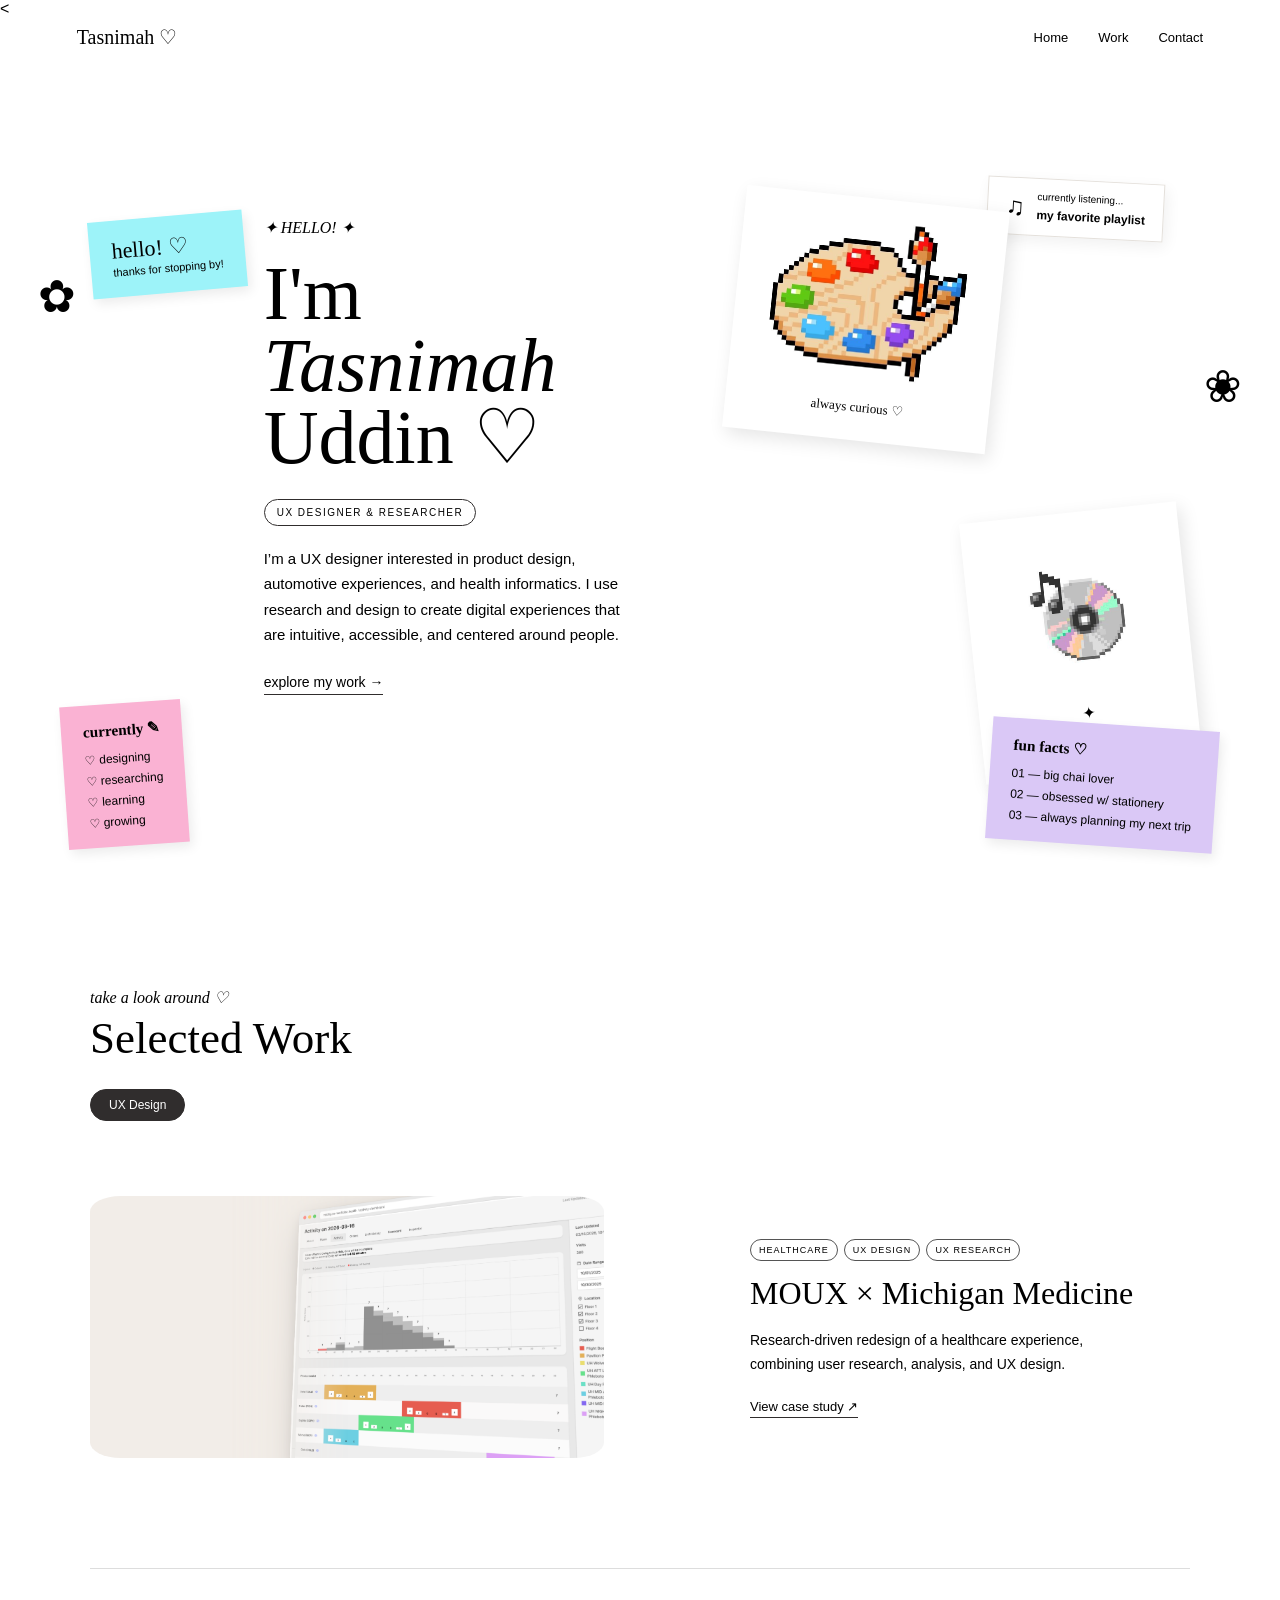
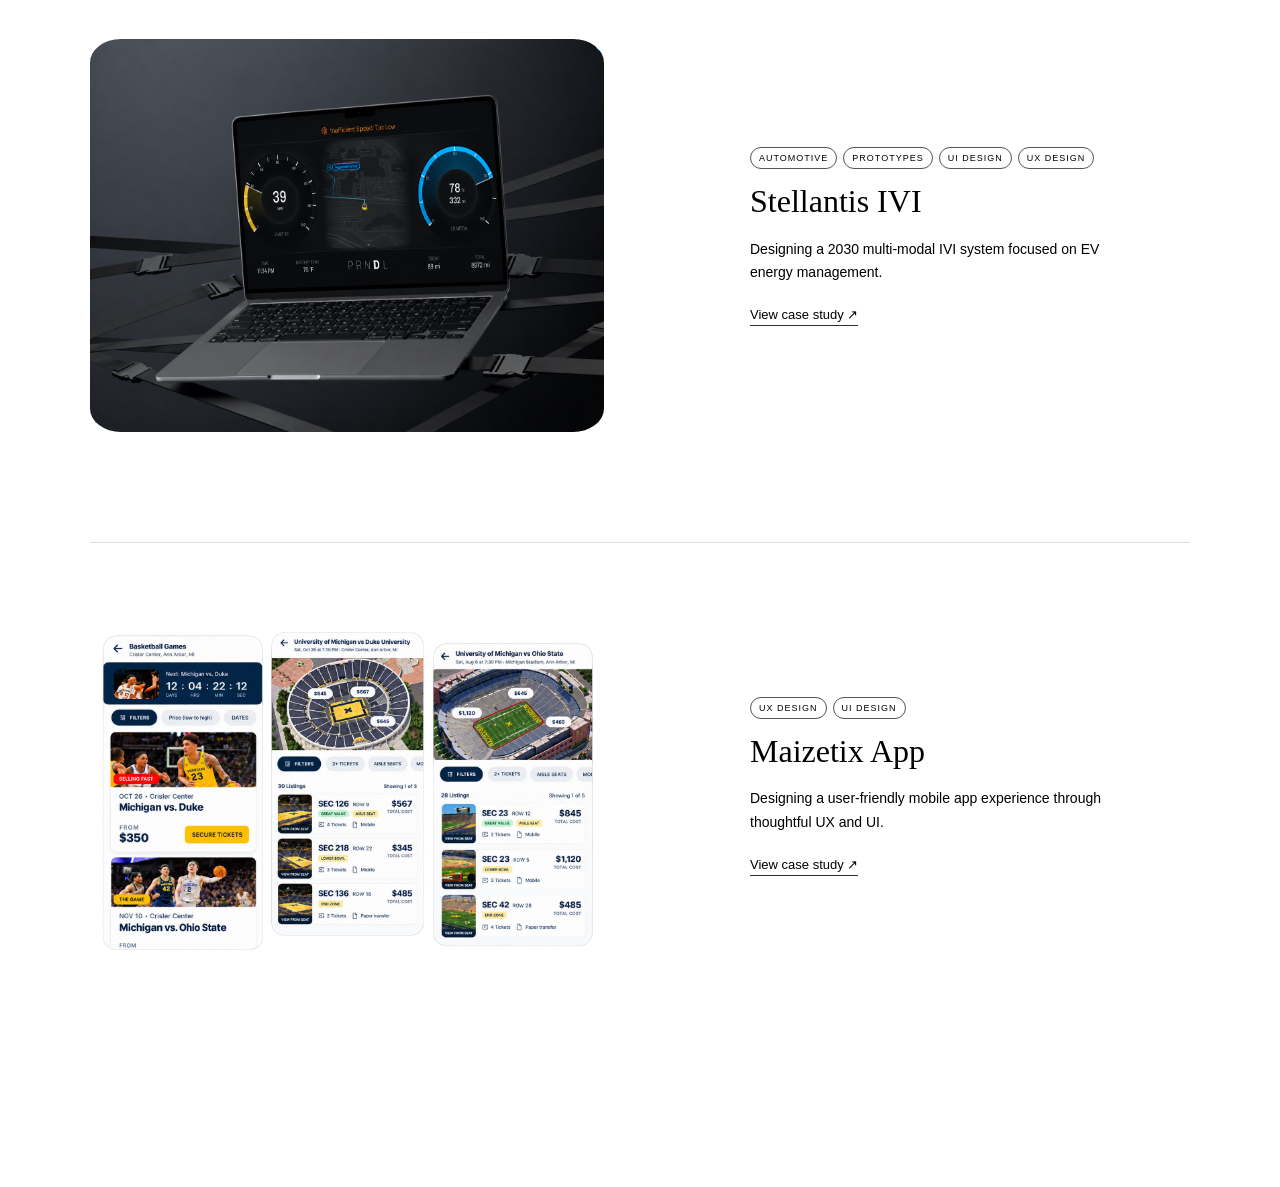
<file: index.html>
<!DOCTYPE html>
<html lang="en">

<head>
    <meta charset="UTF-8">
    <meta name="viewport" content="width=device-width, initial-scale=1.0">

    <title>Tasnimah Uddin | UX Designer & Researcher</title>

    <link rel="stylesheet" href="css/style.css">
</head>

 
<body>

   
    <!-- =========================
         NAVIGATION
    ========================== -->

    <nav class="navbar">

        <div class="logo">
            Tasnimah ♡
        </div>

        <div class="nav-links">
            <a href="index.html">Home</a>
            <a href="#work">Work</a>
            <a href="contactpage.html">Contact</a>
        </div>

    </nav>

<

    <!-- =========================
         SCRAPBOOK INTRO
    ========================== -->

    <main class="scrapbook">


        <!-- Sticky Note -->

        <div class="sticky-note note-one">

            <p>hello! ♡</p>

            <span>
                thanks for stopping by!
            </span>

        </div>



        <!-- Music Widget -->

        <div class="music-widget">

            <div class="music-icon">
                ♫
            </div>

            <div>

                <p>
                    currently listening...
                </p>

                <strong>
                    my favorite playlist
                </strong>

            </div>

        </div>



        <!-- Main Introduction -->

        <section class="intro-card">

            <p class="small-title">
                ✦ HELLO! ✦
            </p>

            <h1>
                I'm<br>
                <span>Tasnimah</span><br>
                Uddin ♡
            </h1>

            <div class="title-label">
                UX DESIGNER & RESEARCHER
            </div>

            <p class="intro-text">
                I’m a UX designer interested in product design, automotive experiences, and health informatics. I use research and design to create digital experiences that are intuitive, accessible, and centered around people.
            </p>

            <a href="#work" class="explore-button">
                explore my work →
            </a>

        </section>

        <!-- Polaroid -->

      <!-- Polaroid -->

<div class="polaroid polaroid-one">

    <img src="images/painting.jpeg" alt="music cartoon pixel">

    <p>
        always curious ♡
    </p>

</div>


        <!-- Second Polaroid -->

        <div class="polaroid polaroid-two">

            <img src="images/cd.jpeg" alt="painting cartoon pixel">
                ✦
           

            <p>
                designing & researching
            </p>

        </div>



        <!-- Fun Facts -->

        <div class="sticky-note fun-facts">

            <h3>
                fun facts ♡
            </h3>

            <p>
                01 — big chai lover
            </p>

            <p>
                02 — obsessed w/ stationery
            </p>

            <p>
                03 — always planning my next trip
            </p>

        </div>



        <!-- Current Interests -->

        <div class="sticky-note interests">

            <h3>
                currently ✎
            </h3>

            <p>
                ♡ designing
            </p>

            <p>
                ♡ researching
            </p>

            <p>
                ♡ learning
            </p>

            <p>
                ♡ growing
            </p>

        </div>



        <!-- Decorative Flowers -->

        <div class="flower flower-one">
            ✿
        </div>

        <div class="flower flower-two">
            ❀
        </div>


    </main>



    <!-- =========================
         SELECTED WORK
    ========================== -->

    <section id="work" class="work-section">


        <!-- Section Heading -->

        <div class="section-heading">

            <p>
                take a look around ♡
            </p>

            <h2>
                Selected Work
            </h2>

        </div>



        <!-- Design / Research Toggle -->

        <div class="work-toggle">

            <button
                class="toggle-button active"
                data-category="design">

                UX Design

            </button>


             
        </div>



        <!-- =========================
             PROJECTS
        ========================== -->

        <div class="projects">


            <!-- MOUX -->

            <article class="portfolio-project design-project research-project">

                <div class="project-image-area">
                     <img src="images/coverphoto.png" alt="Michigan Medicine Pathology project">

                    <div class="project-image-placeholder">
                         
                    </div>

                </div>


                <div class="project-content">

                    <div class="project-meta">

                        <span>
                             HEALTHCARE
                        </span>

                        <span>
                            UX DESIGN
                        </span>

                        <span>
                           UX RESEARCH
                        </span>

                        

                    </div>


                    <h3>
                        MOUX × Michigan Medicine
                    </h3>


                    <p>
                        Research-driven redesign of a healthcare
                        experience, combining user research,
                        analysis, and UX design.
                    </p>


                    <a href="moux.html" class="view-project">
                        View case study ↗
                    </a>

                </div>

            </article>



            <!-- STELLANTIS -->

 <article class="portfolio-project design-project">

    <div class="project-image-area">
        <img src="images/ChatGPT Image Sep 14, 2026, 02_12_18 PM.png" alt="Stellantis IVI project">
    </div>

    <div class="project-content">

      <div class="project-meta">
    <span>AUTOMOTIVE</span>
    <span>PROTOTYPES</span>
    <span>UI DESIGN</span>
    <span>UX DESIGN</span>
</div>

<h3>Stellantis IVI</h3>

<p>
    Designing a 2030 multi-modal IVI system
    focused on EV energy management.
</p>

<a href="stellantis.html" class="view-project">
    View case study ↗
</a>

</div>

</article>


                

          <article class="portfolio-project design-project">

    <div class="project-image-area">
        <img src="images/maizetixcv.png" alt="MaizeTix App project">
    </div>

    <div class="project-content">

        <div class="project-meta">

            <span>
                UX DESIGN
            </span>

            <span>
                UI DESIGN
            </span>

        </div>

        <h3>
            Maizetix App
        </h3>

        <p>
            Designing a user-friendly mobile app
            experience through thoughtful UX and UI.
        </p>

        <a href="maizetix.html" class="view-project">
            View case study ↗
        </a>

    </div>

</article>



            <!-- CAMPUS RESEARCH -->

            <article class="portfolio-project research-project hidden">

                <div class="project-image-area">
ix
                    <div class="project-image-placeholder">
                        Campus Research
                    </div>

                 </div>


                <div class="project-content">

                    <div class="project-meta">

                        <span>
                            UX RESEARCH
                        </span>

                        <span>
                            USER RESEARCH
                        </span>

                    </div>


                    <h3>
                        Campus Research Job
                    </h3>


                    <p>
                        Understanding how University of Michigan
                        students discover and navigate on-campus
                        job opportunities.
                    </p>


                    <a href="#" class="view-project">
                        View case study ↗
                    </a>

                </div>

            </article>



            <!-- MAPPING APPS -->

            <article class="portfolio-project research-project hidden">

                <div class="project-image-area">

                    <div class="project-image-placeholder">
                        Mapping Apps
                    </div>

                </div>


                <div class="project-content">

                    <div class="project-meta">

                        <span>
                            UX RESEARCH
                        </span>

                        <span>
                            COMPARATIVE ANALYSIS
                        </span>

                        <span>
                            USABILITY TESTING
                        </span>

                    </div>


                    <h3>
                        Comparative Analysis of Mapping Apps
                    </h3>


                    <p>
                        Comparing different mapping experiences
                        through comparative analysis and
                        usability testing.
                    </p>


                    <a href="#" class="view-project">
                        View case study ↗
                    </a>

                </div>

            </article>


        </div>

    </section>



    <!-- JavaScript -->

    <script src="js/script.js"></script>

</body>

</html>
</file>
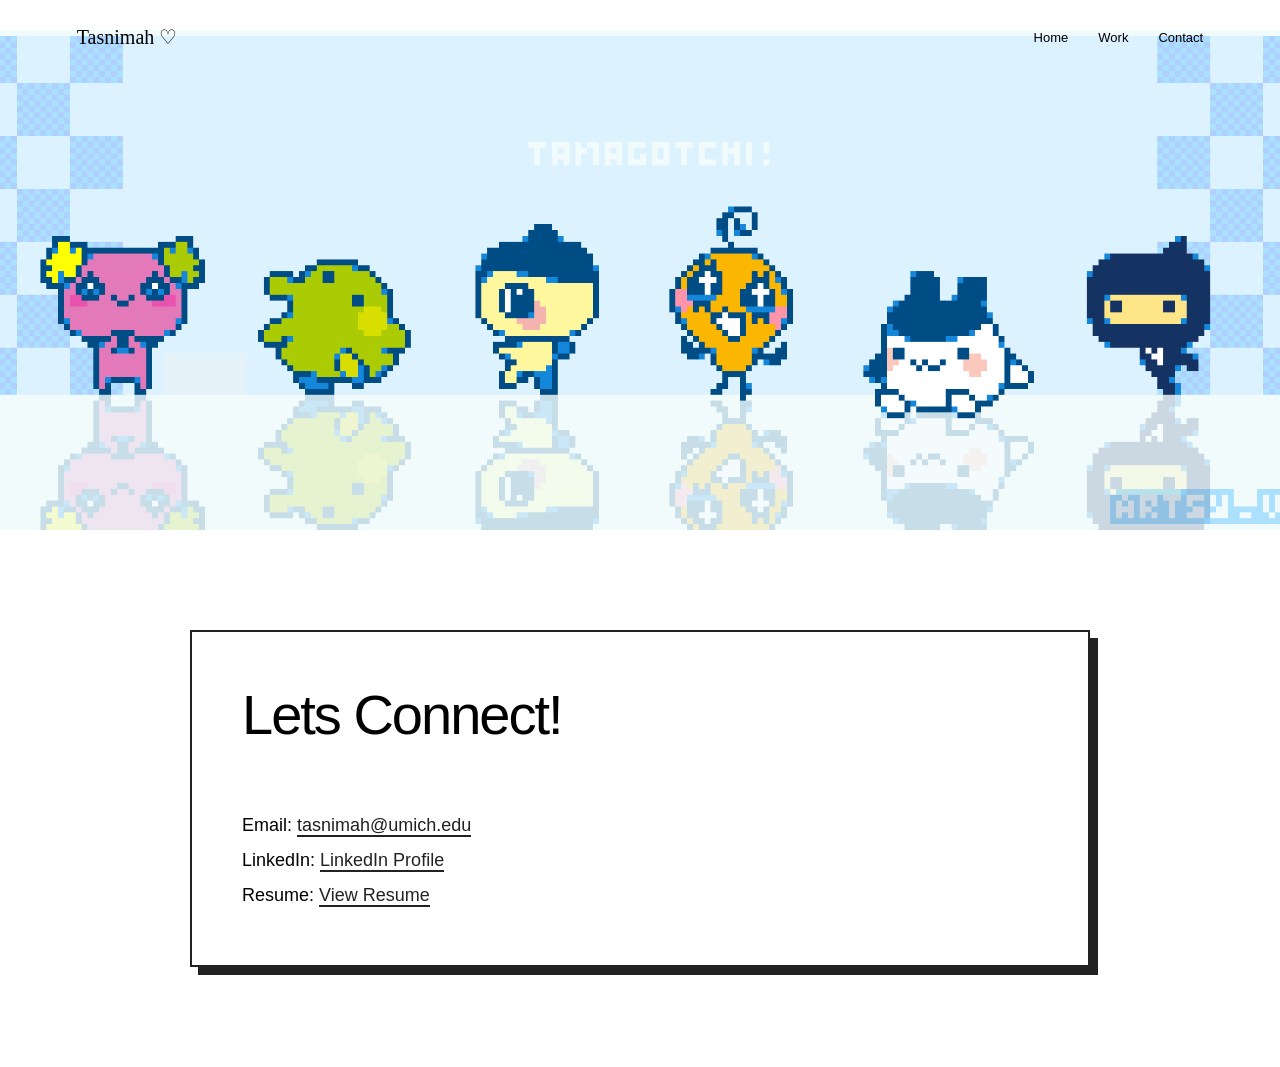
<file: contactpage.html>
<!DOCTYPE html>
<html lang="en">

<head>
    <meta charset="UTF-8">
    <meta name="viewport" content="width=device-width, initial-scale=1.0">

    <title>Contact | Tasnimah Uddin</title>

    <link rel="stylesheet" href="css/style.css">
</head>

<body>

    <nav class="navbar">

        <div class="logo">
            Tasnimah ♡
        </div>

        <div class="nav-links">
            <a href="index.html">Home</a>
            <a href="index.html#work">Work</a>
    
            <a href="contact.html">Contact</a>
        </div>

    </nav>

    <section class="contact-hero">
    <img src="images/contactphoto.gif" alt="Contact">
</section>

    <main class="contact-page">

        <h1>Lets Connect!</h1>

         

        <br>

        <p>
            Email:
            <a href="mailto:YOUR_EMAIL">
                tasnimah@umich.edu
            </a>
        </p>

        <p>
            LinkedIn:
            <a href="https://www.linkedin.com/in/tasnimah-uddin-89304326a/" target="_blank">
                LinkedIn Profile
            </a>
        </p>

        <p>
            Resume:
            <a href="https://drive.google.com/file/d/1rHzO_8E35paZt_-qcObWRcZWRP9ZMZbg/view?usp=sharing" target="_blank">
                View Resume
            </a>
        </p>

    </main>

</body>

</html>
</file>
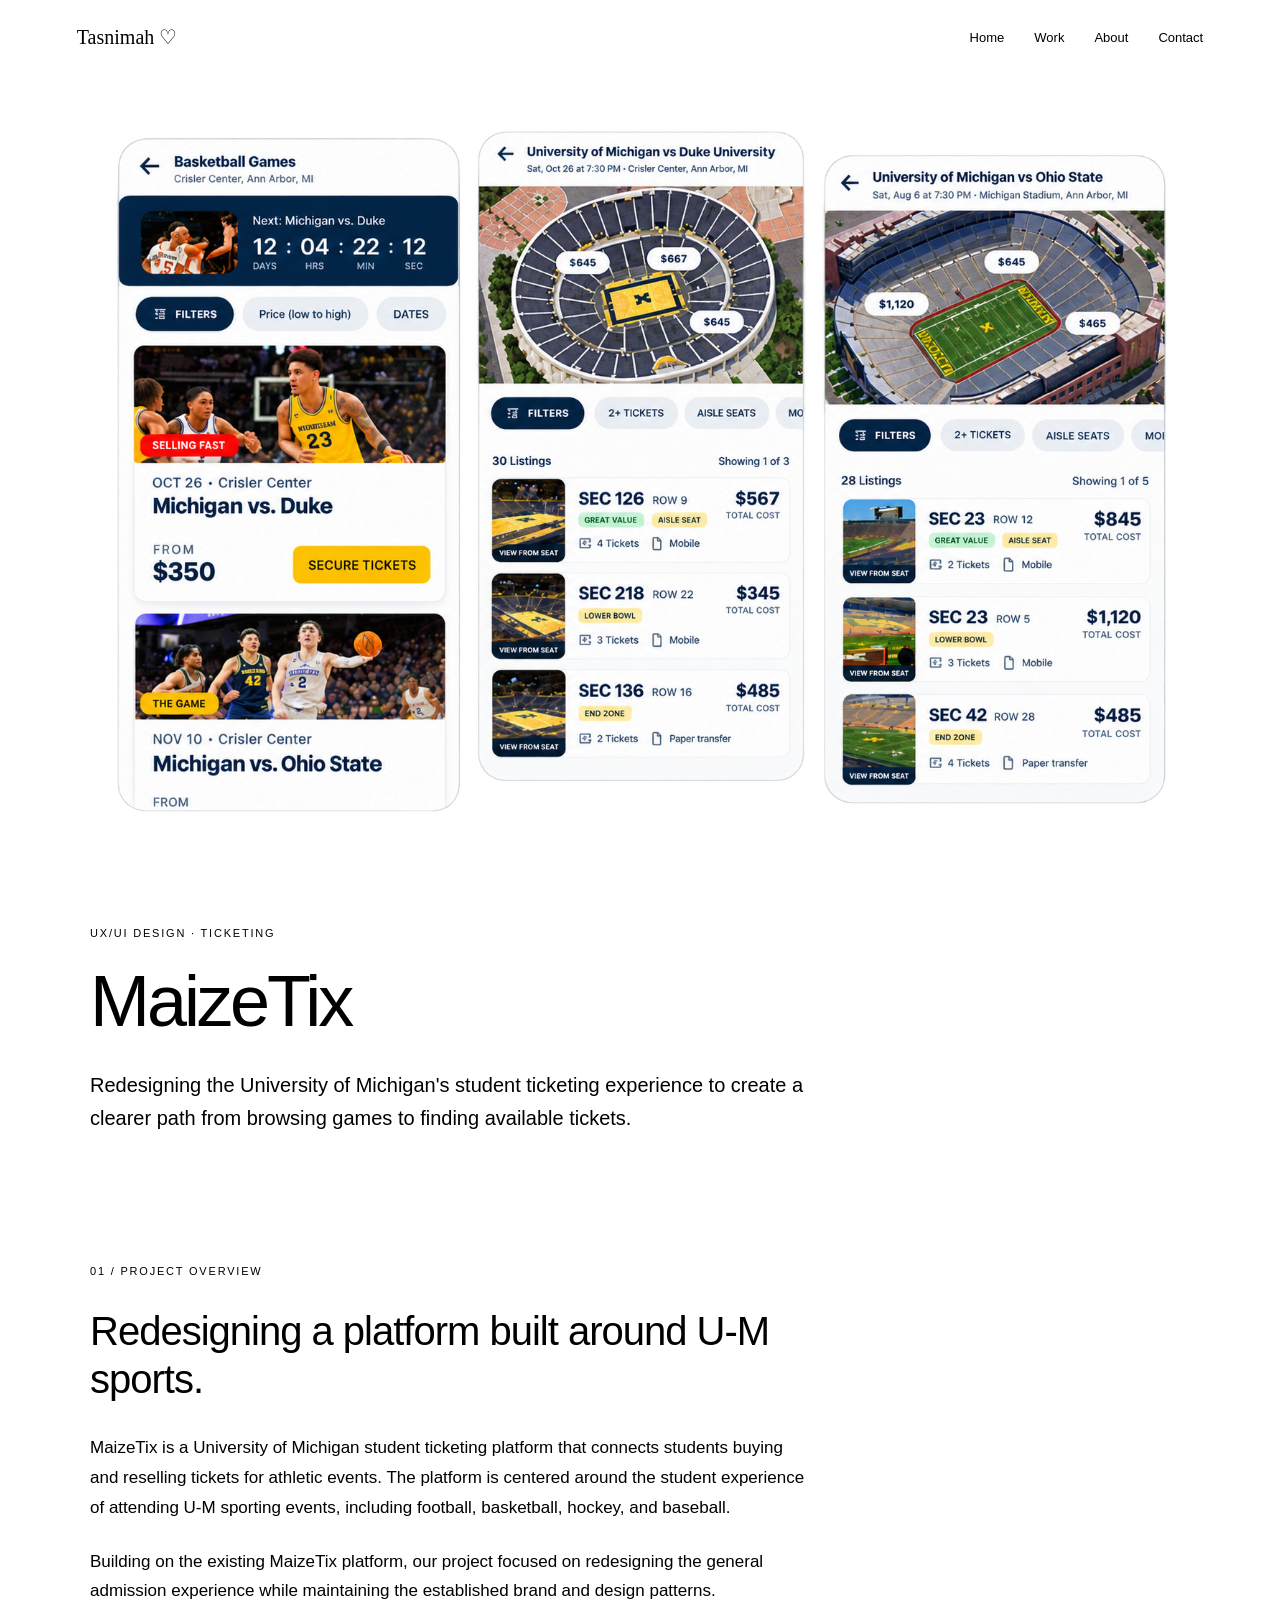
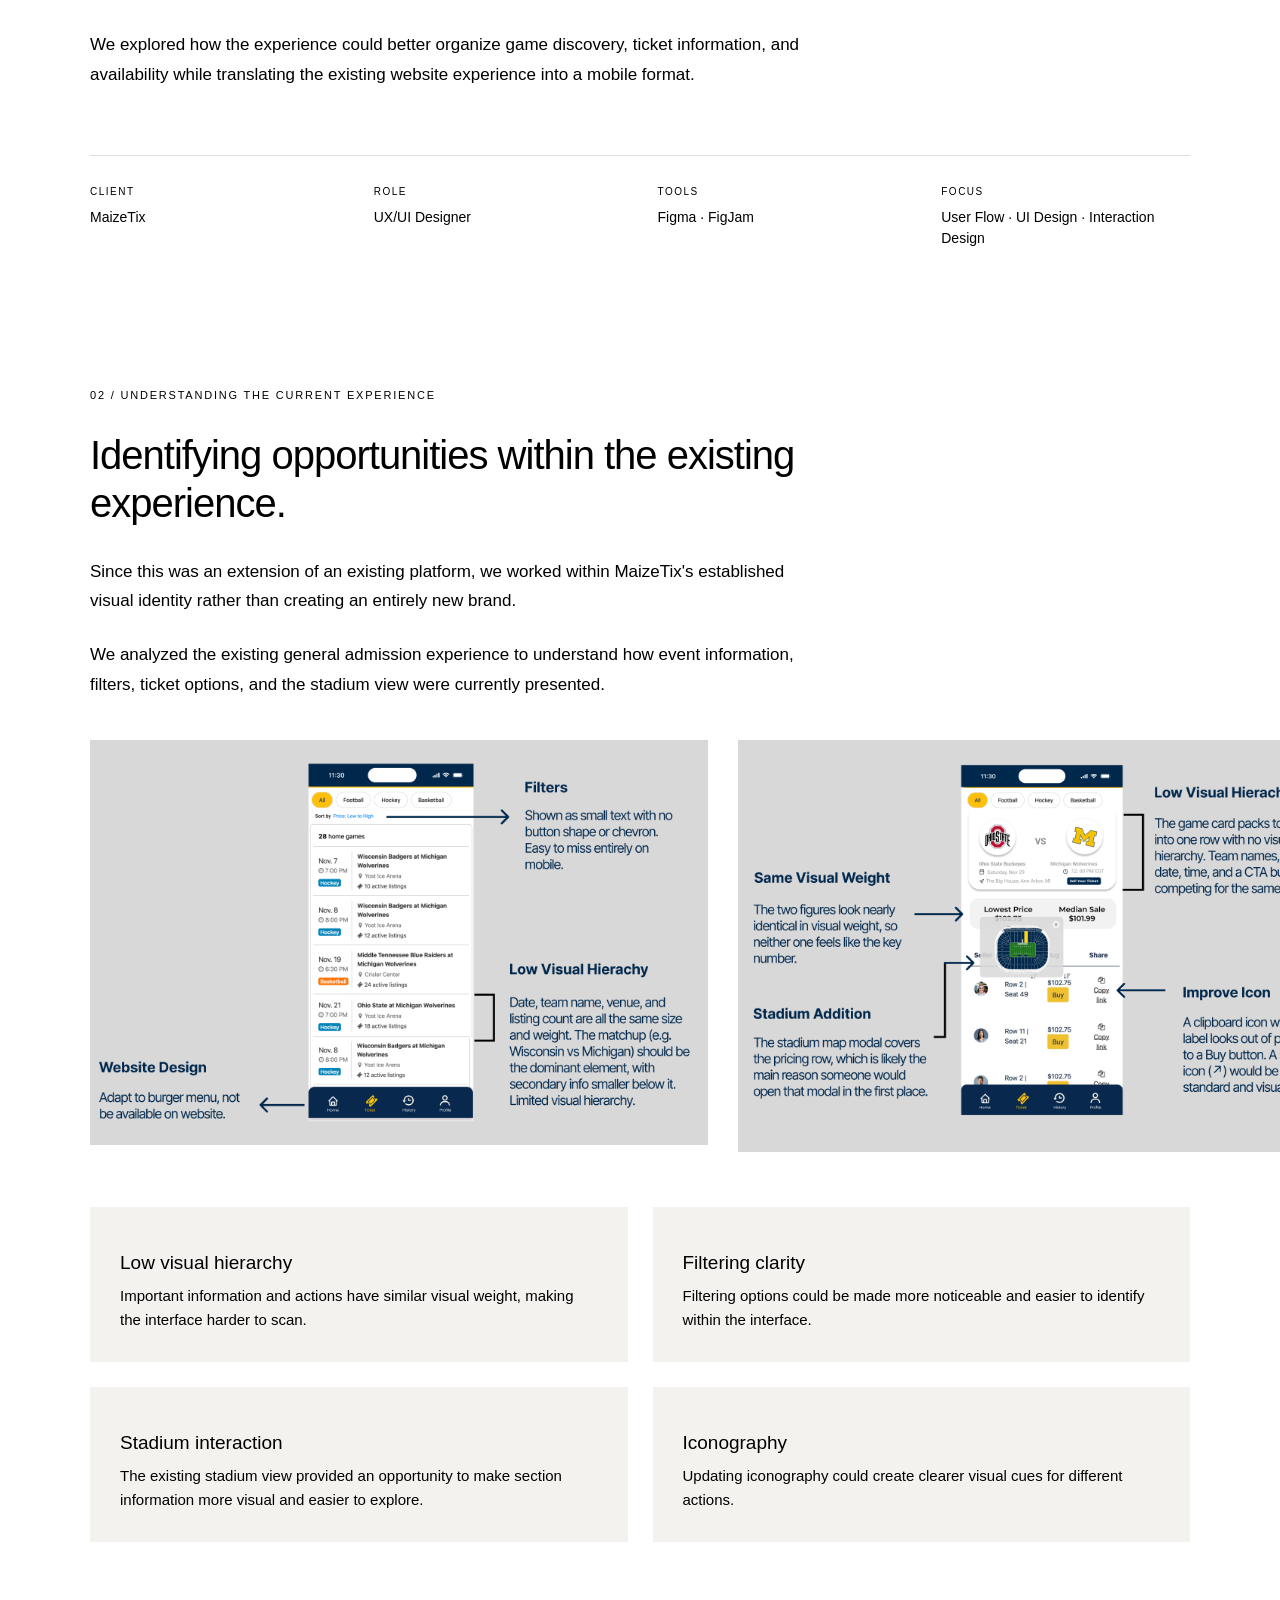
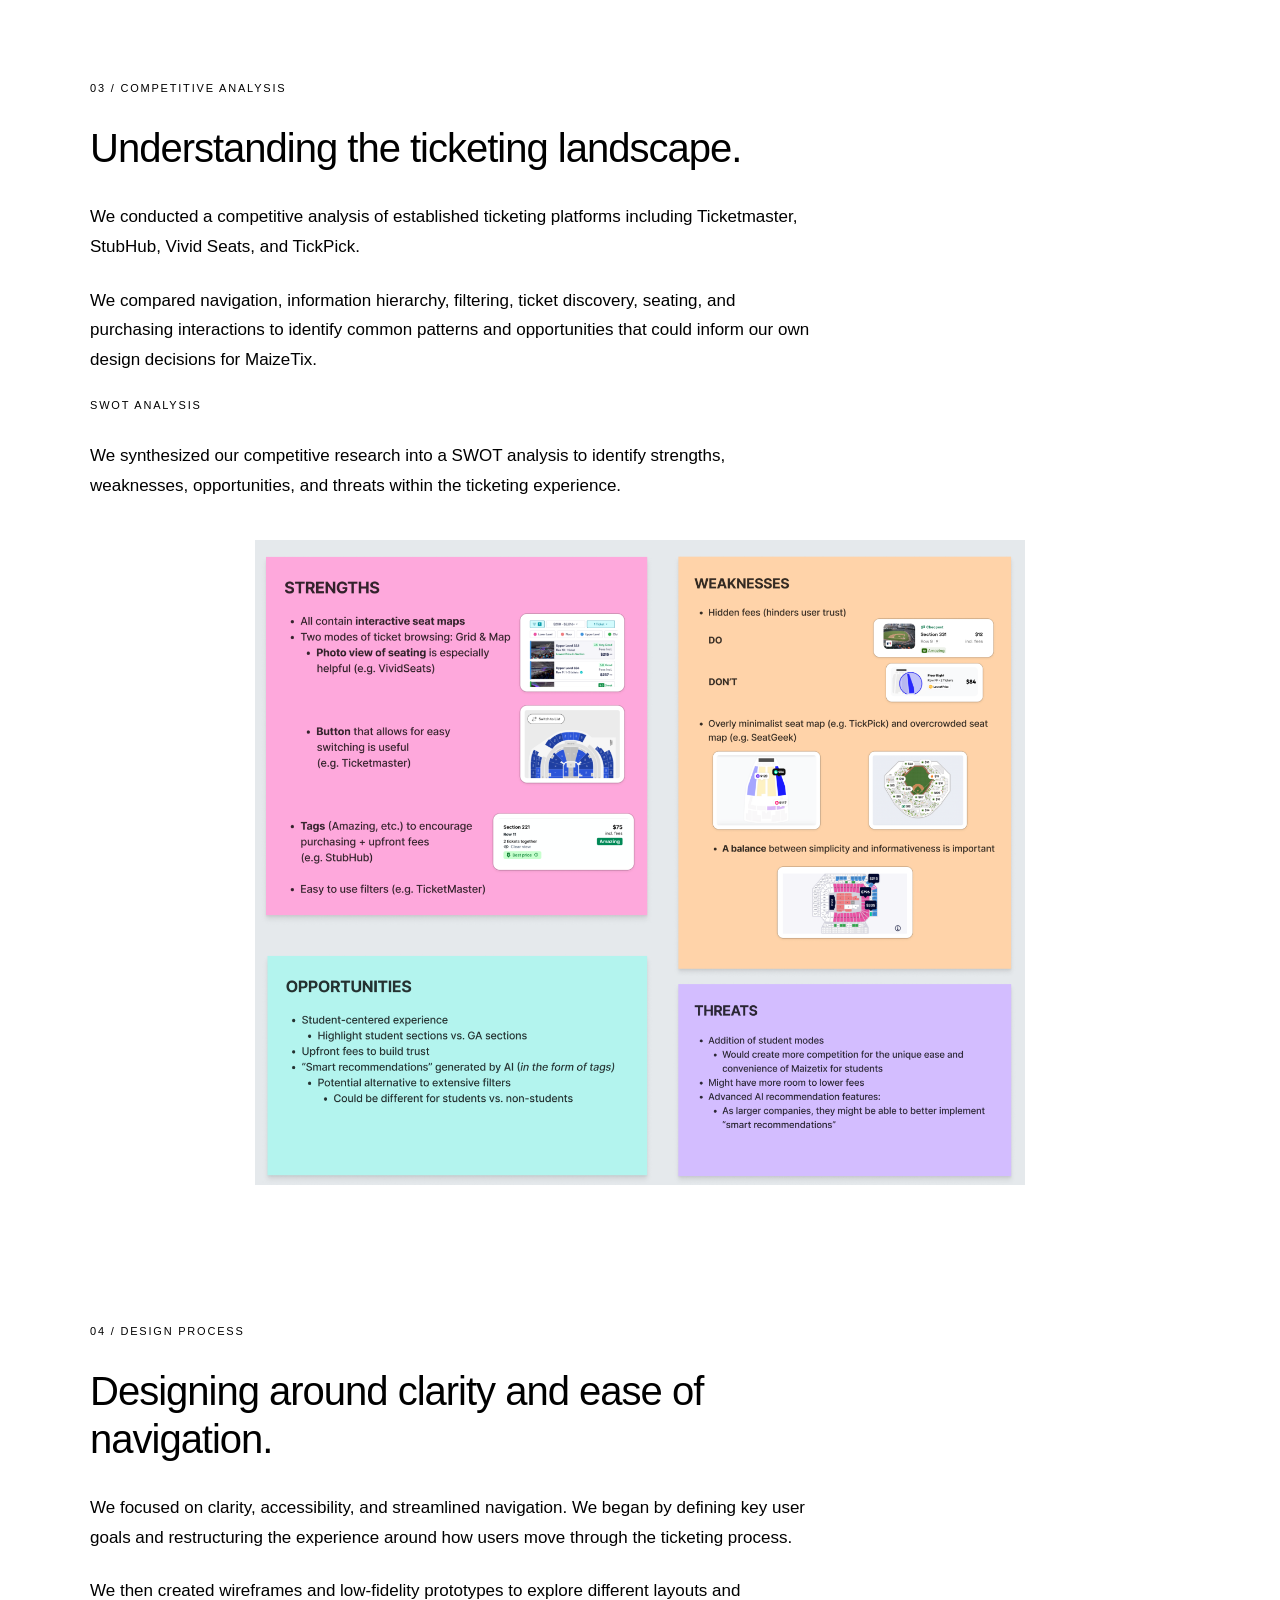
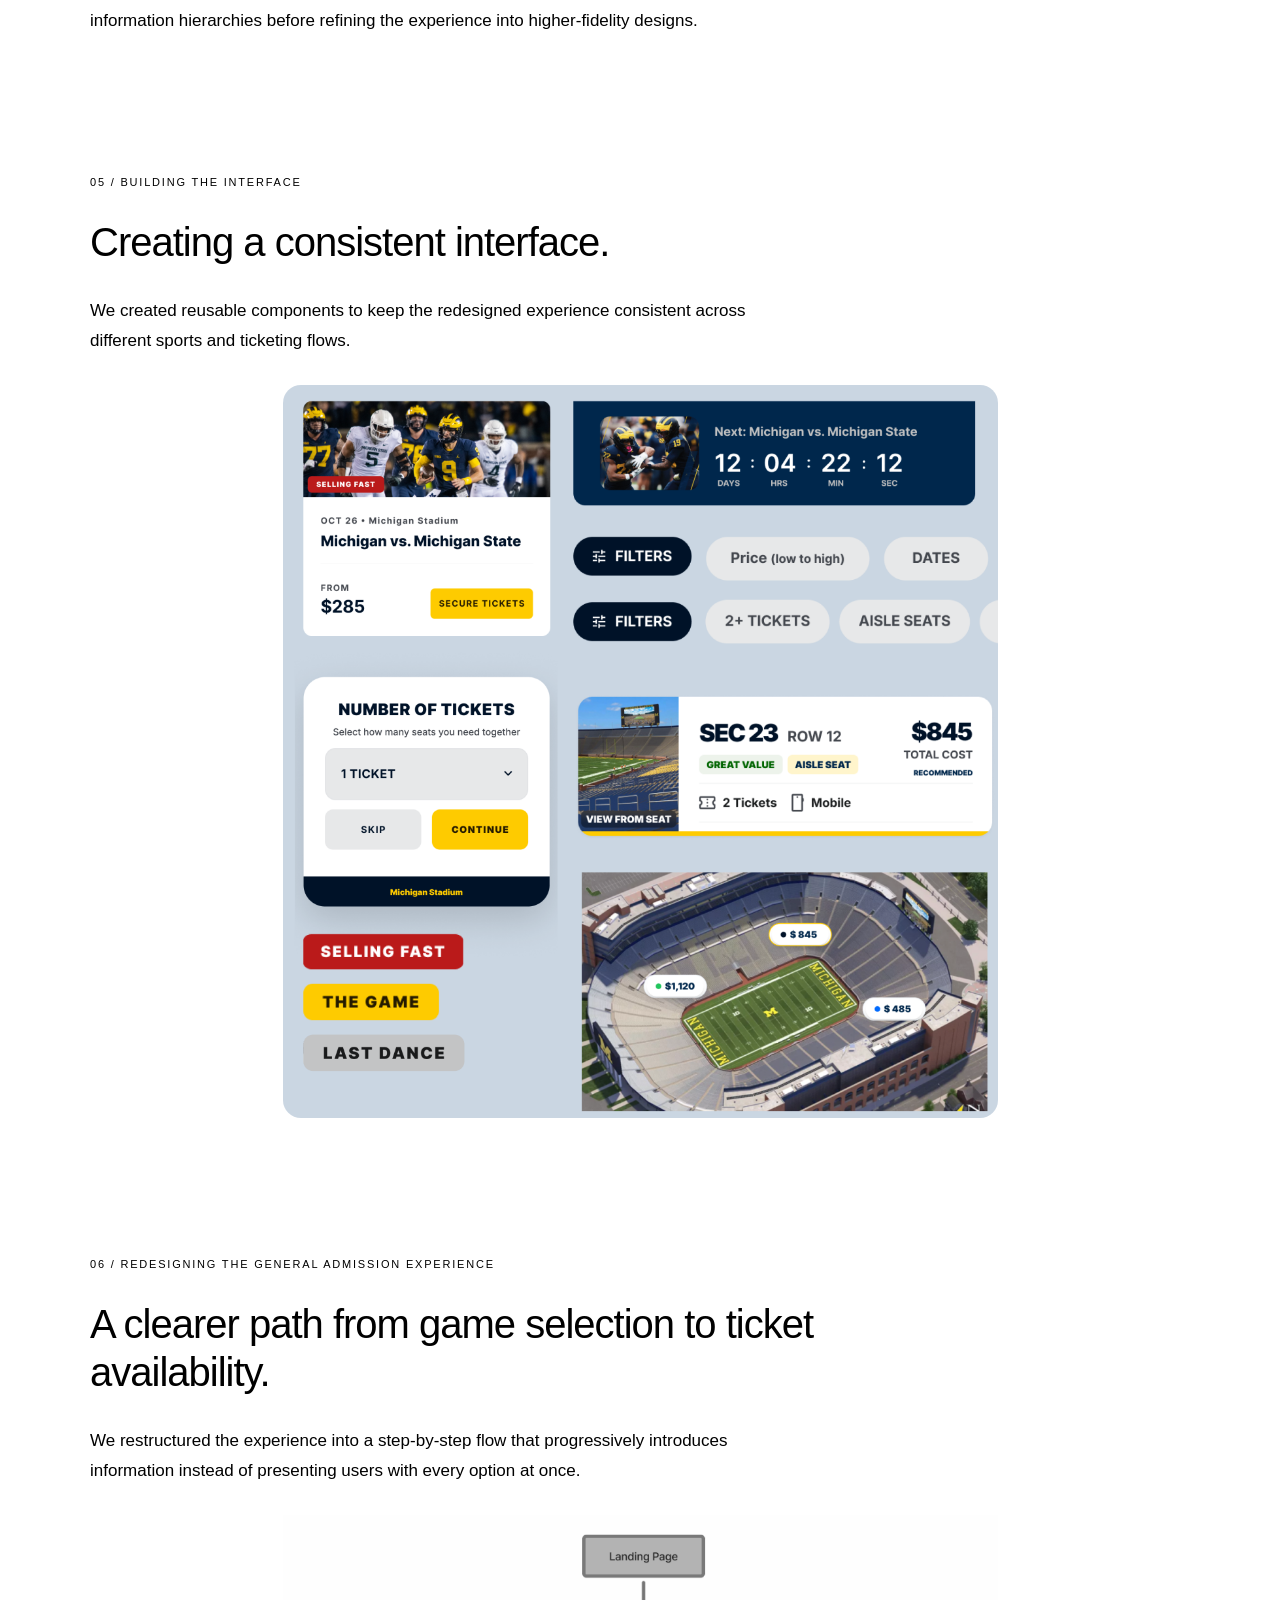
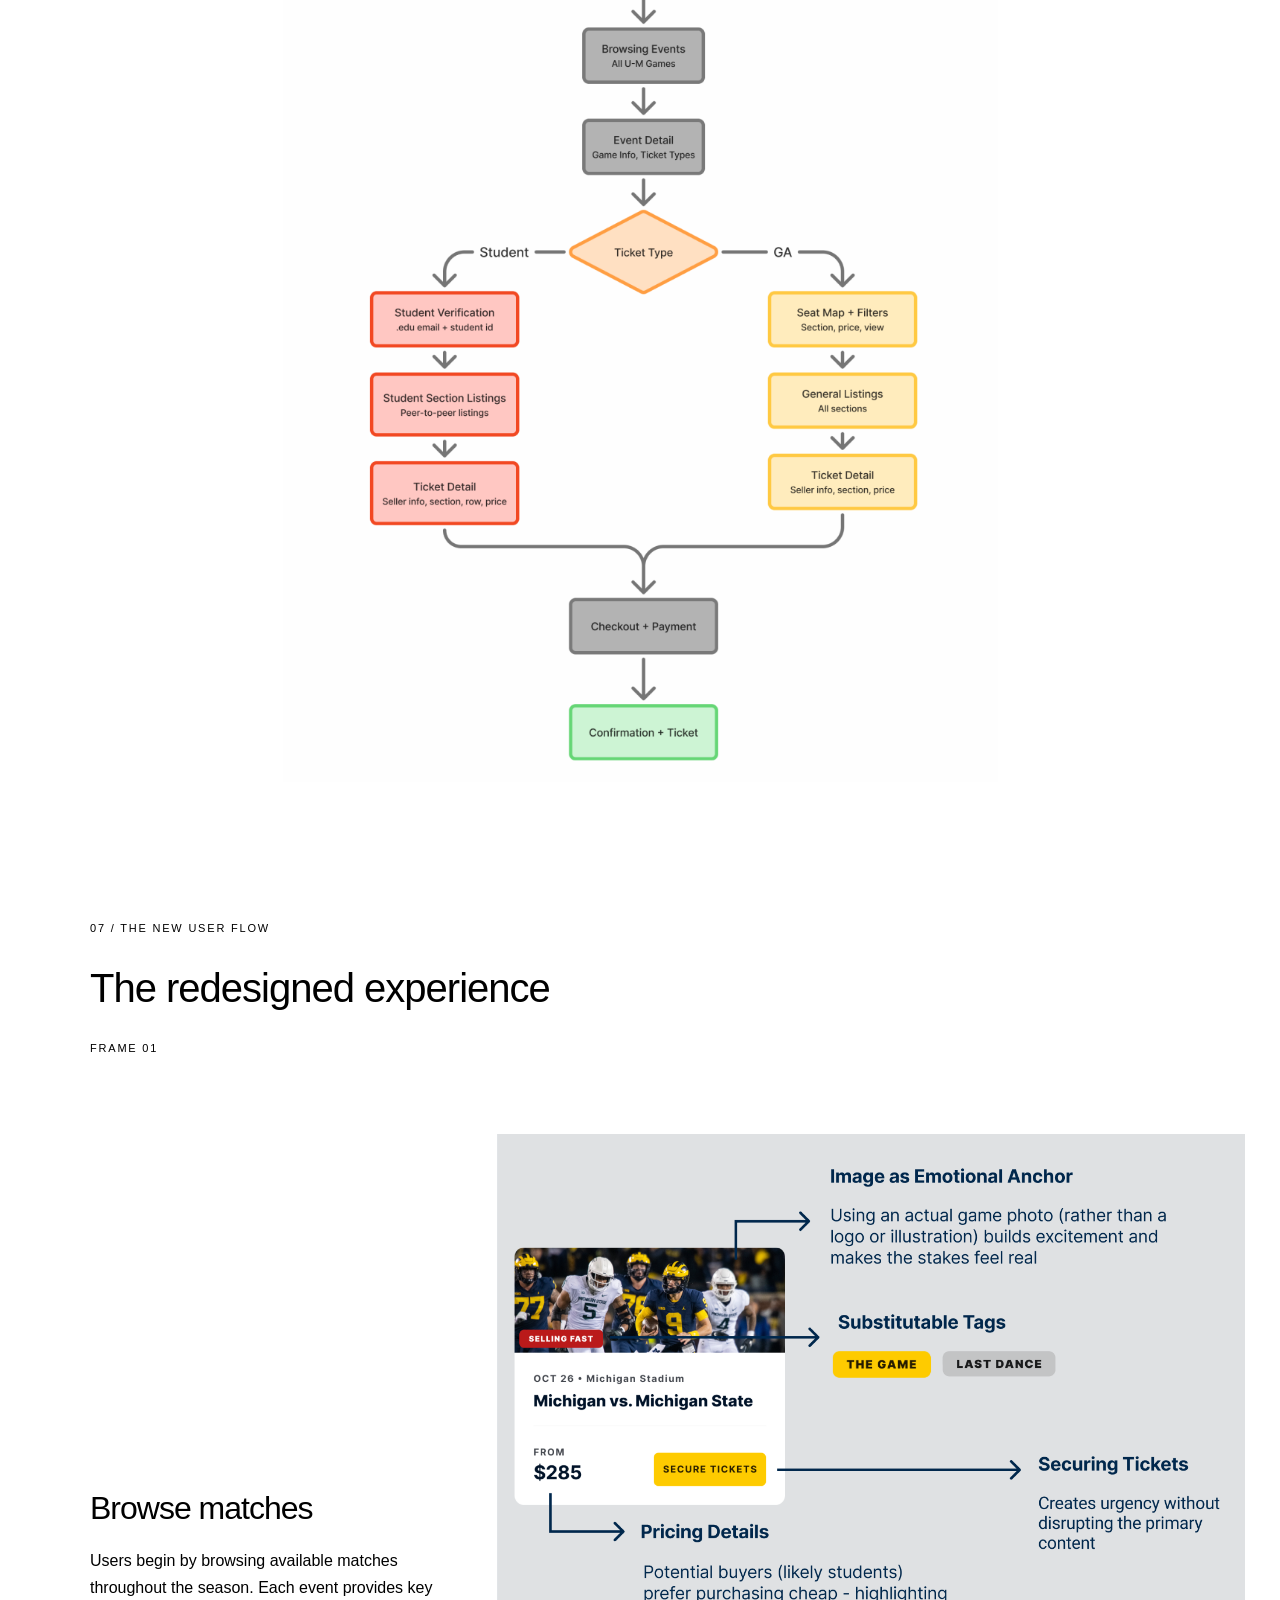
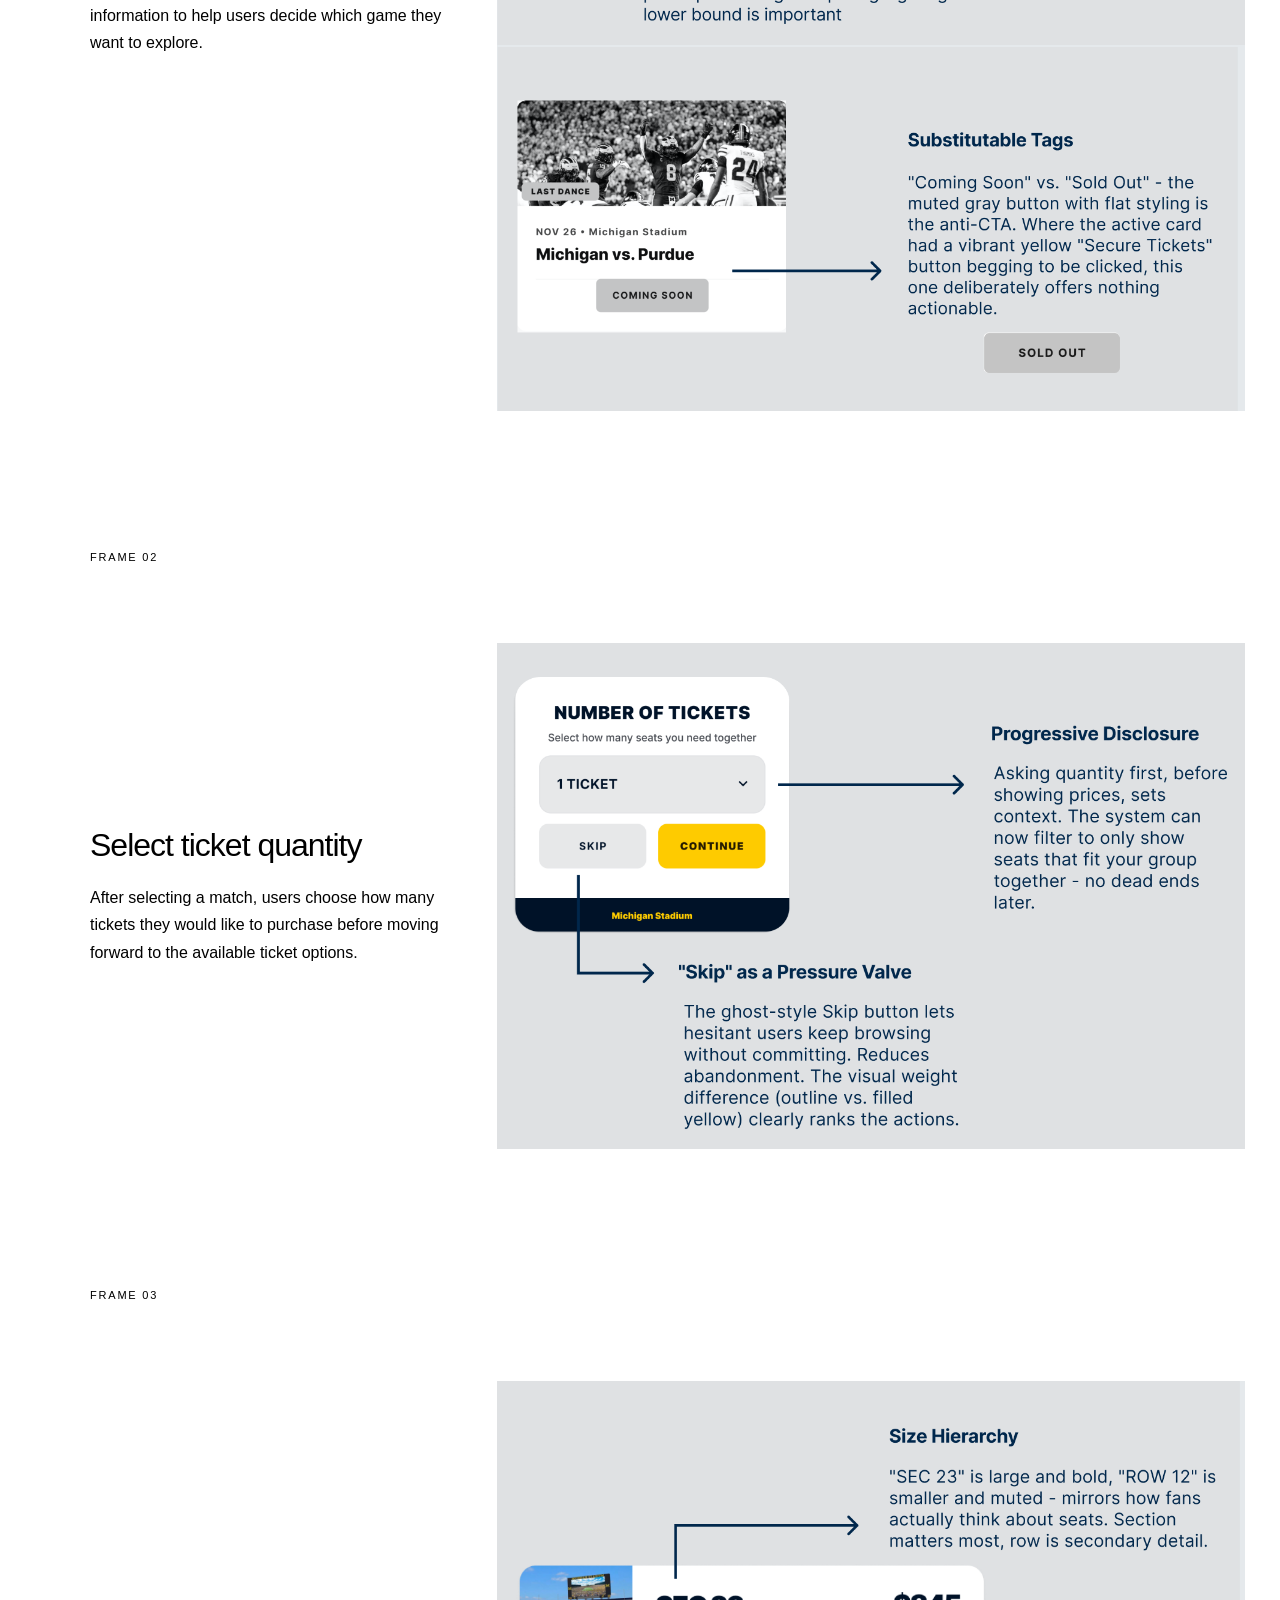
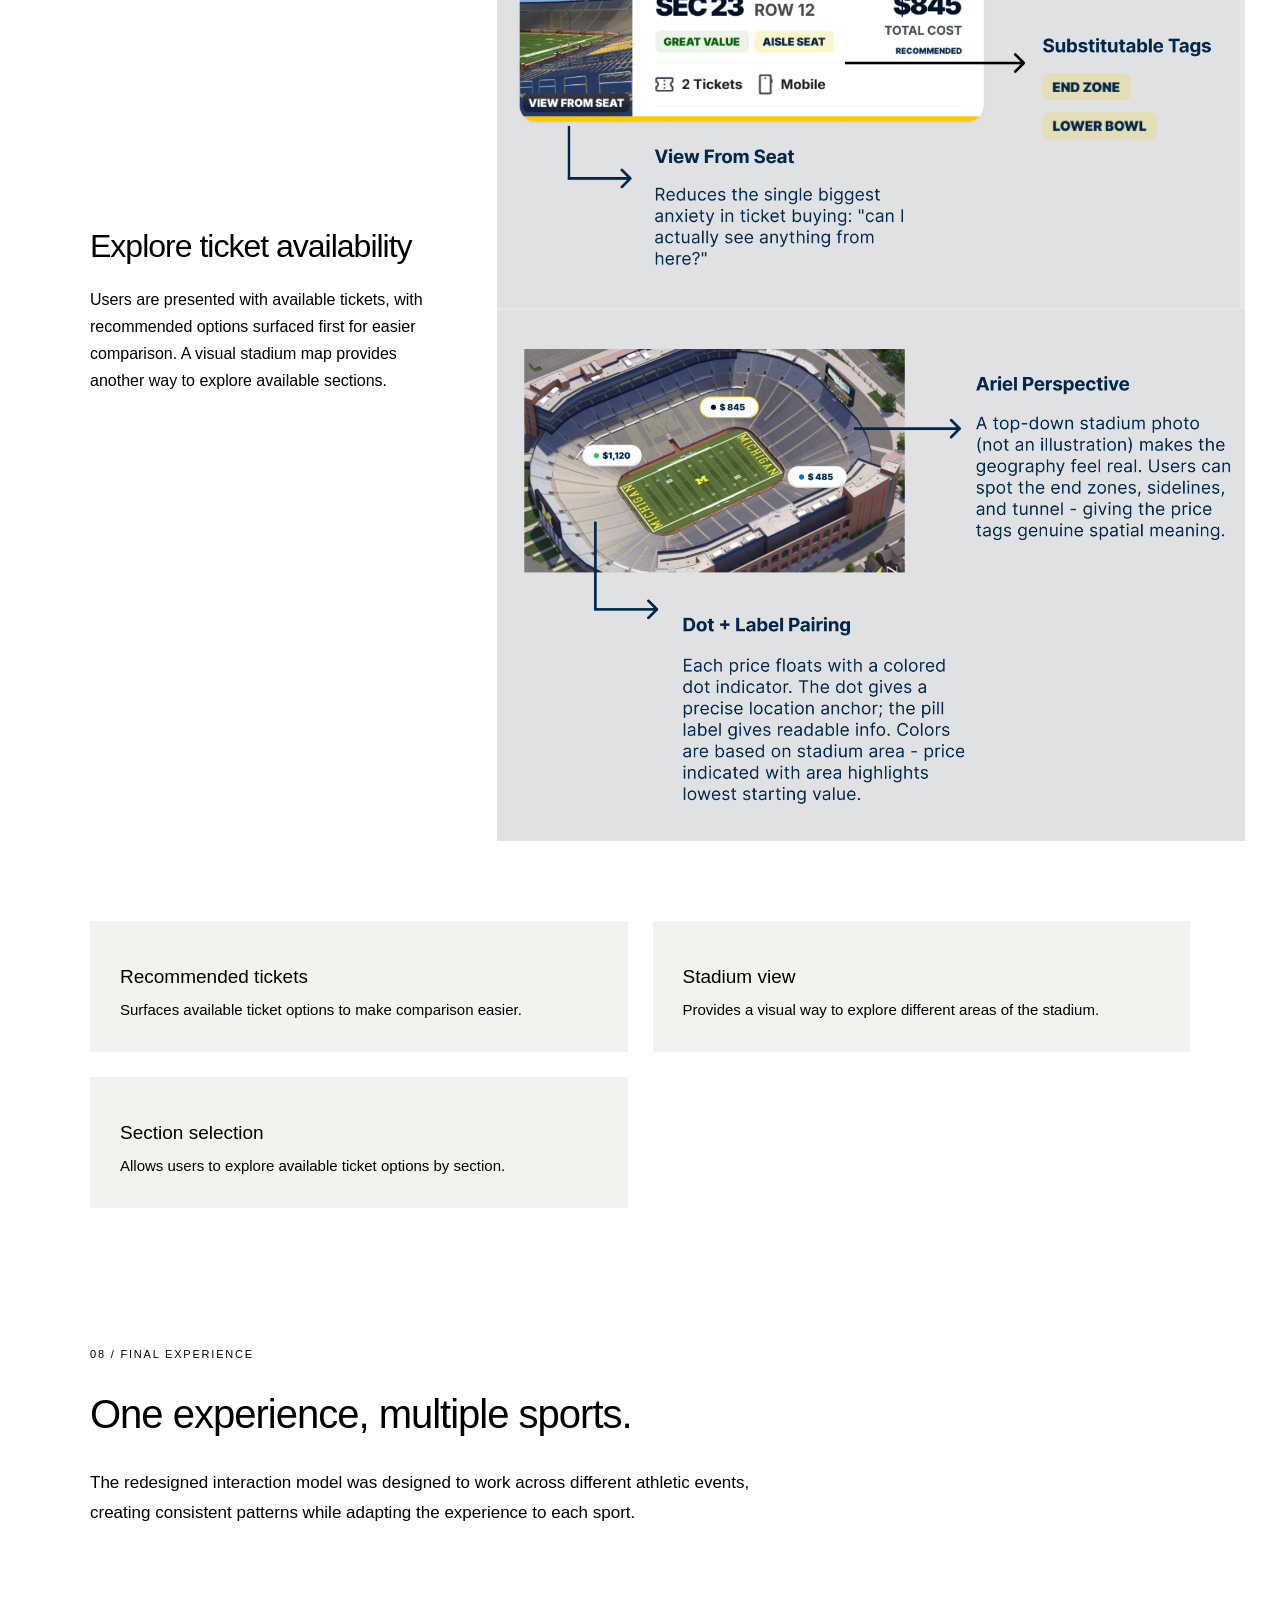
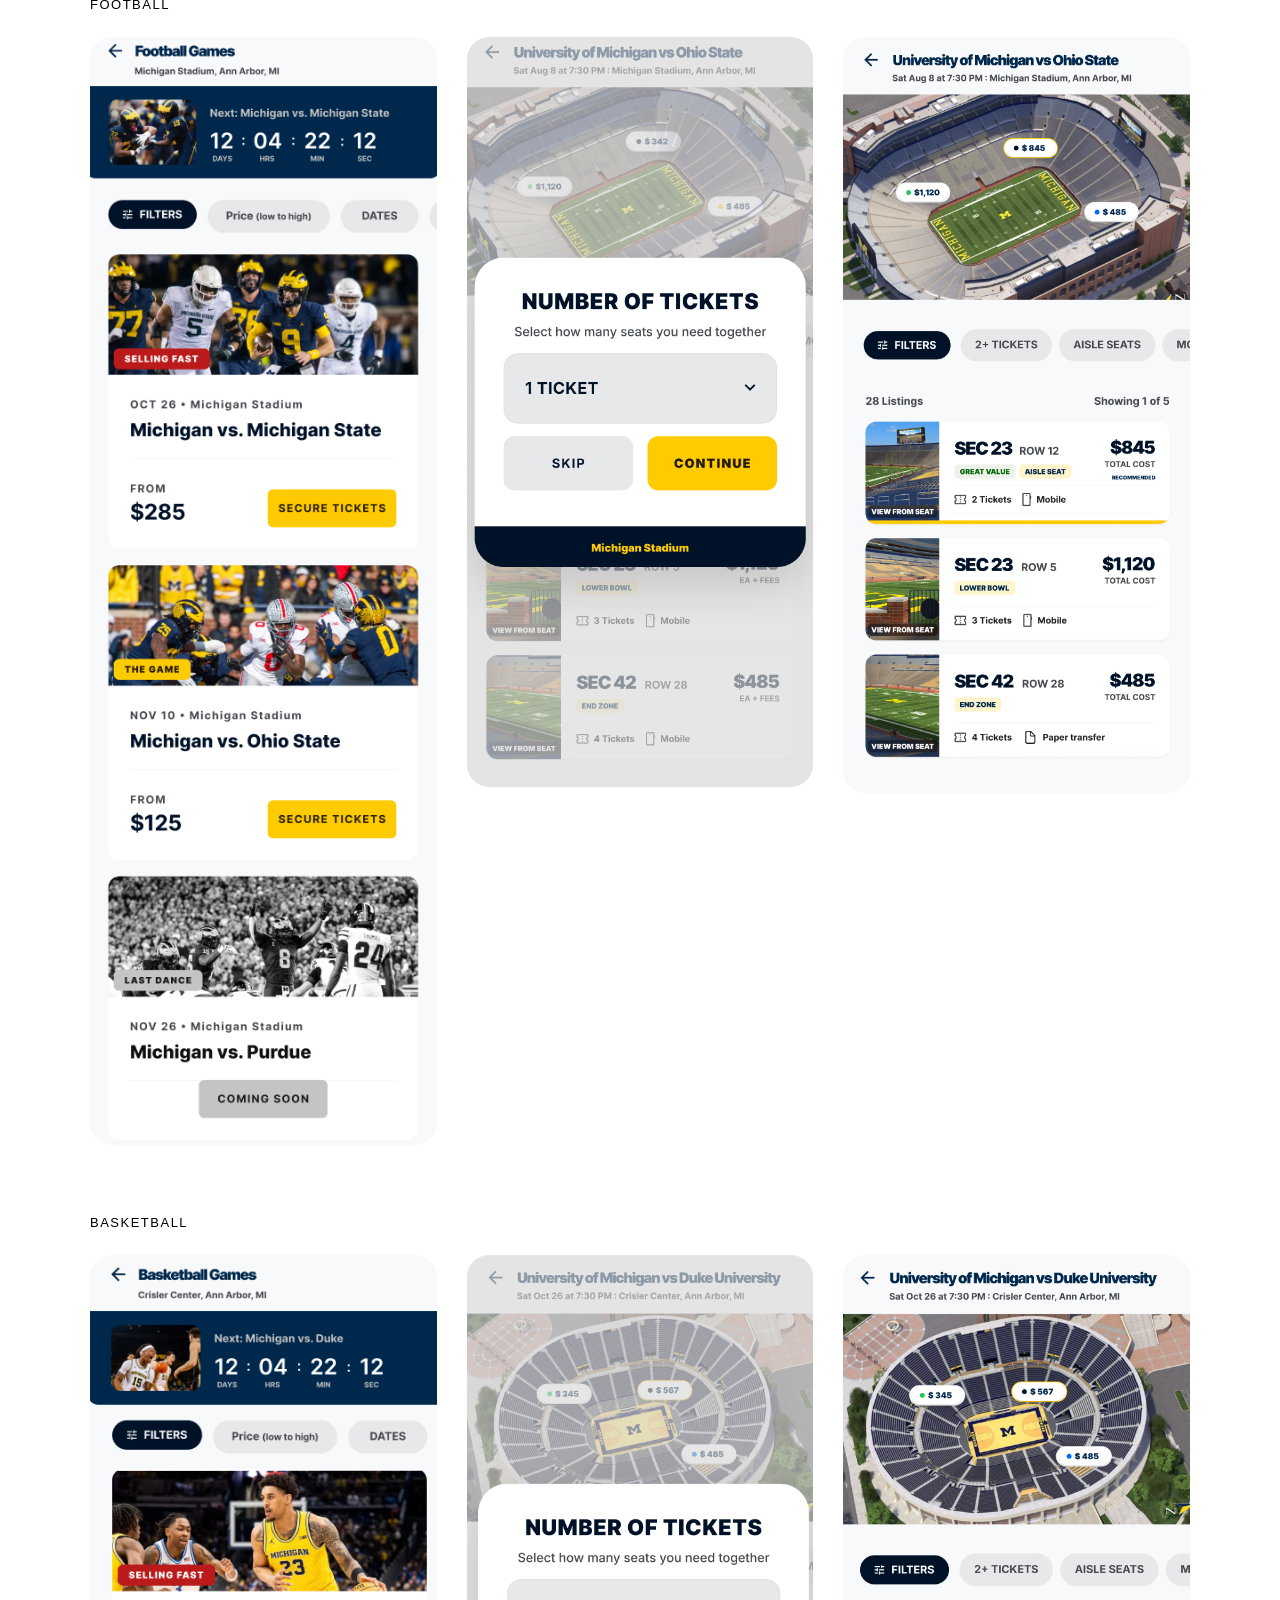
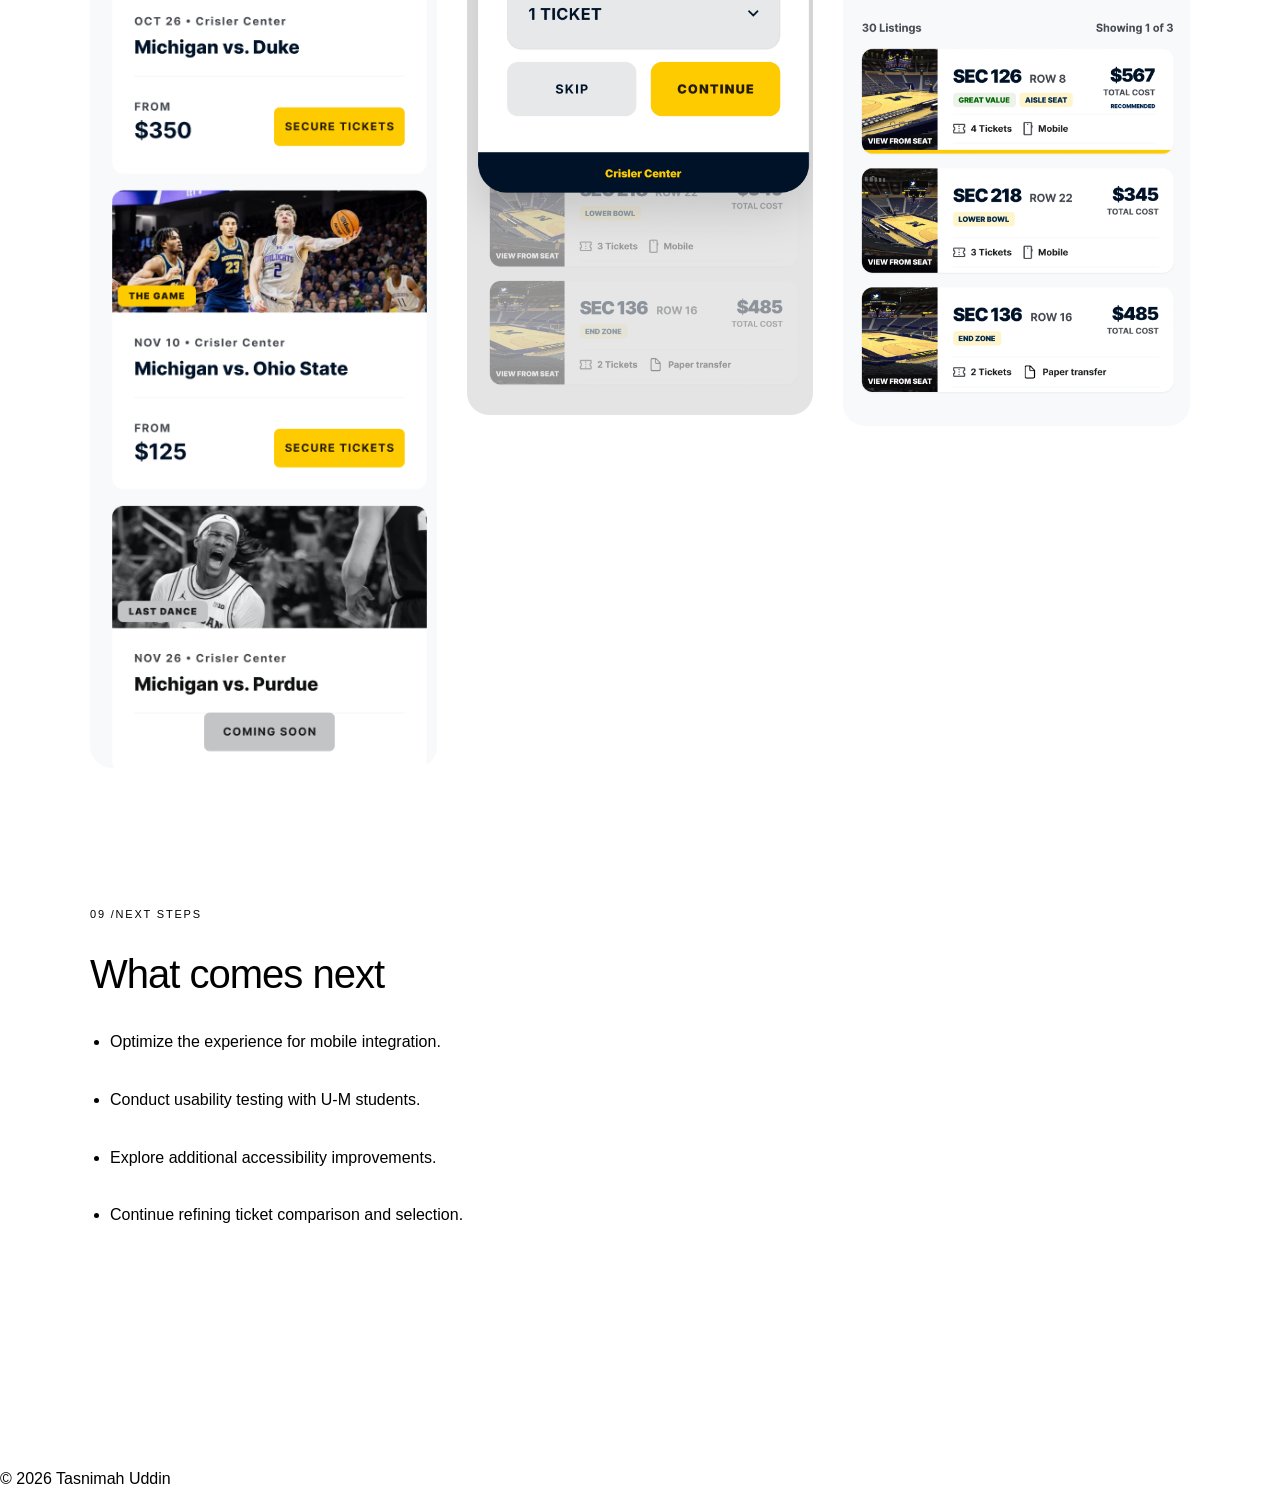
<file: maizetix.html>
<!DOCTYPE html>
<html lang="en">

<head>
    <meta charset="UTF-8">
    <meta name="viewport" content="width=device-width, initial-scale=1.0">

    <title>MaizeTix | Tasnimah Uddin</title>

    <link rel="stylesheet" href="css/style.css">
</head>

<body>

    <!-- NAVIGATION -->

    <nav class="navbar">

        <div class="logo">
            Tasnimah ♡
        </div>

        <div class="nav-links">

            <a href="index.html">
                Home
            </a>

            <a href="index.html#work">
                Work
            </a>

            <a href="about.html">
                About
            </a>

            <a href="contactpage.html">
                Contact
            </a>

        </div>

    </nav>


    <main class="case-study">


        <!-- HERO IMAGE -->

        <section class="case-hero-image">

            <img
                src="images/maizetixcv.png"
                alt="MaizeTix mobile app screens showing University of Michigan athletic events"
            >

        </section>


        <!-- INTRO -->

        <section class="case-hero">

            <div class="section-label">
                UX/UI DESIGN · TICKETING
            </div>

            <h1>
                MaizeTix
            </h1>

            <p class="case-hero-intro">
                Redesigning the University of Michigan's student ticketing experience to create a clearer path from browsing games to finding available tickets.
            </p>

        </section>


        <!-- PROJECT OVERVIEW -->

        <section class="case-section">

            <div class="section-label">
                01 / PROJECT OVERVIEW
            </div>

            <div class="section-content">

                <h2>
                    Redesigning a platform built around U-M sports.
                </h2>

                <p>
                    MaizeTix is a University of Michigan student ticketing platform that connects students buying and reselling tickets for athletic events. The platform is centered around the student experience of attending U-M sporting events, including football, basketball, hockey, and baseball.
                </p>

                <p>
                    Building on the existing MaizeTix platform, our project focused on redesigning the general admission experience while maintaining the established brand and design patterns.
                </p>

                <p>
                    We explored how the experience could better organize game discovery, ticket information, and availability while translating the existing website experience into a mobile format.
                </p>

                <div class="project-details">

                    <div>
                        <span>CLIENT</span>
                        <p>MaizeTix</p>
                    </div>

                    <div>
                        <span>ROLE</span>
                        <p>UX/UI Designer</p>
                    </div>

                    <div>
                        <span>TOOLS</span>
                        <p>Figma · FigJam</p>
                    </div>

                    <div>
                        <span>FOCUS</span>
                        <p>User Flow · UI Design · Interaction Design</p>
                    </div>

                </div>

            </div>

        </section>


        <!-- CURRENT EXPERIENCE -->

        <section class="case-section">

            <div class="section-label">
                02 / UNDERSTANDING THE CURRENT EXPERIENCE
            </div>

            <div class="section-content">

                <h2>
                    Identifying opportunities within the existing experience.
                </h2>

                <p>
                    Since this was an extension of an existing platform, we worked within MaizeTix's established visual identity rather than creating an entirely new brand.
                </p>

                <p>
                    We analyzed the existing general admission experience to understand how event information, filters, ticket options, and the stadium view were currently presented.
                </p>


                <!-- CURRENT EXPERIENCE IMAGES -->

                <div class="current-experience-images">

                    <div class="current-experience-image">

                        <img
                            src="images/ticketsog1.png"
                            alt="Current MaizeTix general admission experience"
                        >

                    </div>

                    <div class="current-experience-image">

                        <img
                            src="images/ticketsog2.png"
                            alt="Annotated MaizeTix interface showing areas for improvement"
                        >

                    </div>

                </div>


                <!-- CURRENT EXPERIENCE INSIGHTS -->

                <div class="insight-grid">

                    <div class="insight-card">

                        <h3>
                            Low visual hierarchy
                        </h3>

                        <p>
                            Important information and actions have similar visual weight, making the interface harder to scan.
                        </p>

                    </div>


                    <div class="insight-card">

                        <h3>
                            Filtering clarity
                        </h3>

                        <p>
                            Filtering options could be made more noticeable and easier to identify within the interface.
                        </p>

                    </div>


                    <div class="insight-card">

                        <h3>
                            Stadium interaction
                        </h3>

                        <p>
                            The existing stadium view provided an opportunity to make section information more visual and easier to explore.
                        </p>

                    </div>


                    <div class="insight-card">

                        <h3>
                            Iconography
                        </h3>

                        <p>
                            Updating iconography could create clearer visual cues for different actions.
                        </p>

                    </div>

                </div>

            </div>

        </section>


        <!-- COMPETITIVE ANALYSIS -->

        <section class="case-section">

            <div class="section-label">
                03 / COMPETITIVE ANALYSIS
            </div>

            <div class="section-content">

                <h2>
                    Understanding the ticketing landscape.
                </h2>

                <p>
                    We conducted a competitive analysis of established ticketing platforms including Ticketmaster, StubHub, Vivid Seats, and TickPick.
                </p>

                <p>
                    We compared navigation, information hierarchy, filtering, ticket discovery, seating, and purchasing interactions to identify common patterns and opportunities that could inform our own design decisions for MaizeTix.
                </p>


                <!-- SWOT ANALYSIS -->

                <div class="subsection">

                    <div class="section-label">
                        SWOT ANALYSIS
                    </div>

                    <p>
                        We synthesized our competitive research into a SWOT analysis to identify strengths, weaknesses, opportunities, and threats within the ticketing experience.
                    </p>

                    <div class="research-image swot-image ">

                        <img
                            src="images/swot.png"
                            alt="MaizeTix SWOT analysis"
                        >
                    </div>

                </div>

            </div>

        </section>


        <!-- DESIGN PROCESS -->

        <section class="case-section">

            <div class="section-label">
                04 / DESIGN PROCESS
            </div>

            <div class="section-content">

                <h2>
                    Designing around clarity and ease of navigation.
                </h2>

                <p>
                    We focused on clarity, accessibility, and streamlined navigation. We began by defining key user goals and restructuring the experience around how users move through the ticketing process.
                </p>

                <p>
                    We then created wireframes and low-fidelity prototypes to explore different layouts and information hierarchies before refining the experience into higher-fidelity designs.
                </p>

            </div>

        </section>


        <!-- COMPONENTS -->

        <section class="case-section">

            <div class="section-label">
                05 / BUILDING THE INTERFACE
            </div>

            <div class="section-content">

                <h2>
                    Creating a consistent interface.
                </h2>

                <p>
                    We created reusable components to keep the redesigned experience consistent across different sports and ticketing flows.
                </p>

                <!-- SMALLER COMPONENT IMAGE -->

                <div class="maizetix-small-image components-image">

                    <img
                        src="images/components.png"
                        alt="MaizeTix design components"
                    >

                </div>

            </div>

        </section>


        <!-- GENERAL ADMISSION REDESIGN -->

        <section class="case-section">

            <div class="section-label">
                06 / REDESIGNING THE GENERAL ADMISSION EXPERIENCE
            </div>

            <div class="section-content">

                <h2>
                    A clearer path from game selection to ticket availability.
                </h2>

                <p>
                    We restructured the experience into a step-by-step flow that progressively introduces information instead of presenting users with every option at once.
                </p>

                <!-- SMALLER USER FLOW IMAGE -->

                <div class="maizetix-small-image workflow-image">

                    <img
                        src="images/workflow.png"
                        alt="MaizeTix redesigned user flow"
                    >

                </div>

            </div>

        </section>

         <section class="case-section">

            <div class="section-label">
                07 / The New User Flow
            </div>

            <div class="section-content">

                <h2>
                     The redesigned experience  
                </h2>

        <section class="case-section design-frame-section frame-01">

            <div class="section-label">
                FRAME 01
            </div>

            <div class="design-frame">

                <div class="design-frame-text">

                    <h2>
                        Browse matches
                    </h2>

                    <p>
                        Users begin by browsing available matches throughout the season. Each event provides key information to help users decide which game they want to explore.
                    </p>

                </div>

                <div class="design-frame-image frame-01-images">

                    <img
                        src="images/maizetixframe1.png"
                        alt="MaizeTix match selection screen"
                    >

                    <img
                        src="images/maizetixframe2.png"
                        alt="MaizeTix match selection screen"
                    >

                </div>

            </div>

        </section>


        <!-- FRAME 02 -->

        <section class="case-section design-frame-section frame-02">

            <div class="section-label">
                FRAME 02
            </div>

            <div class="design-frame">

                <div class="design-frame-text">

                    <h2>
                        Select ticket quantity
                    </h2>

                    <p>
                        After selecting a match, users choose how many tickets they would like to purchase before moving forward to the available ticket options.
                    </p>

                </div>

                <div class="design-frame-image">

                    <img
                        src="images/maizetixframe3.png"
                        alt="MaizeTix ticket quantity selection screen"
                    >

                </div>

            </div>

        </section>


        <!-- FRAME 03 -->

        <section class="case-section design-frame-section frame-03">

            <div class="section-label">
                FRAME 03
            </div>

            <div class="design-frame">

                <div class="design-frame-text">

                    <h2>
                        Explore ticket availability
                    </h2>

                    <p>
                        Users are presented with available tickets, with recommended options surfaced first for easier comparison. A visual stadium map provides another way to explore available sections.
                    </p>

                </div>

                <div class="design-frame-image frame-03-images">

                    <img
                        src="images/maizetixframe4.png"
                        alt="MaizeTix ticket availability screen with stadium view"
                    >

                    <img
                        src="images/maizetixframe5.png"
                        alt="MaizeTix ticket availability screen with stadium view"
                    >

                </div>

            </div>


            <div class="insight-grid">

                <div class="insight-card">

                    <h3>
                        Recommended tickets
                    </h3>

                    <p>
                        Surfaces available ticket options to make comparison easier.
                    </p>

                </div>


                <div class="insight-card">

                    <h3>
                        Stadium view
                    </h3>

                    <p>
                        Provides a visual way to explore different areas of the stadium.
                    </p>

                </div>


                <div class="insight-card">

                    <h3>
                        Section selection
                    </h3>

                    <p>
                        Allows users to explore available ticket options by section.
                    </p>

                </div>

            </div>

        </section>


        <!-- FINAL EXPERIENCE -->

        <section class="case-section">

            <div class="section-label">
                08 / FINAL EXPERIENCE
            </div>

            <div class="section-content">

                <h2>
                    One experience, multiple sports.
                </h2>

                <p>
                    The redesigned interaction model was designed to work across different athletic events, creating consistent patterns while adapting the experience to each sport.
                </p>


                <!-- FOOTBALL -->

                <div class="final-experience-card">

                    <h3>
                        Football
                    </h3>

                    <div class="final-screens">

                        <img
                            src="images/football1.png"
                            alt="MaizeTix football screen 1"
                        >

                        <img
                            src="images/football2.png"
                            alt="MaizeTix football screen 2"
                        >

                        <img
                            src="images/football3.png"
                            alt="MaizeTix football screen 3"
                        >

                    </div>

                </div>


                <!-- BASKETBALL -->

                <div class="final-experience-card">

                    <h3>
                        Basketball
                    </h3>

                    <div class="final-screens">

                        <img
                            src="images/basketbal1.png"
                            alt="MaizeTix basketball screen 1"
                        >

                        <img
                            src="images/basketball2.png"
                            alt="MaizeTix basketball screen 2"
                        >

                        <img
                            src="images/basketball3.png"
                            alt="MaizeTix basketball screen 3"
                        >

                    </div>

                </div>

            </div>

        </section>


        <!-- REFLECTION -->

        <section class="case-section reflection">

            <div class="section-label">
                09 /NEXT STEPS
            </div>

            <div class="section-content">

                <h2>
                   What comes next
                </h2>

               
                

                    <ul>
    <li>Optimize the experience for mobile integration.</li>
    <br>
    <li>Conduct usability testing with U-M students.</li>
    <br>
    <li>Explore additional accessibility improvements.</li>
    <br>
    <li>Continue refining ticket comparison and selection.</li>
</ul>

                </ul>

            </div>

        </section>


    </main>


    <!-- FOOTER -->

    <footer class="site-footer">

        <p>
            © 2026 Tasnimah Uddin
        </p>

    </footer>


</body>

</html>
</file>
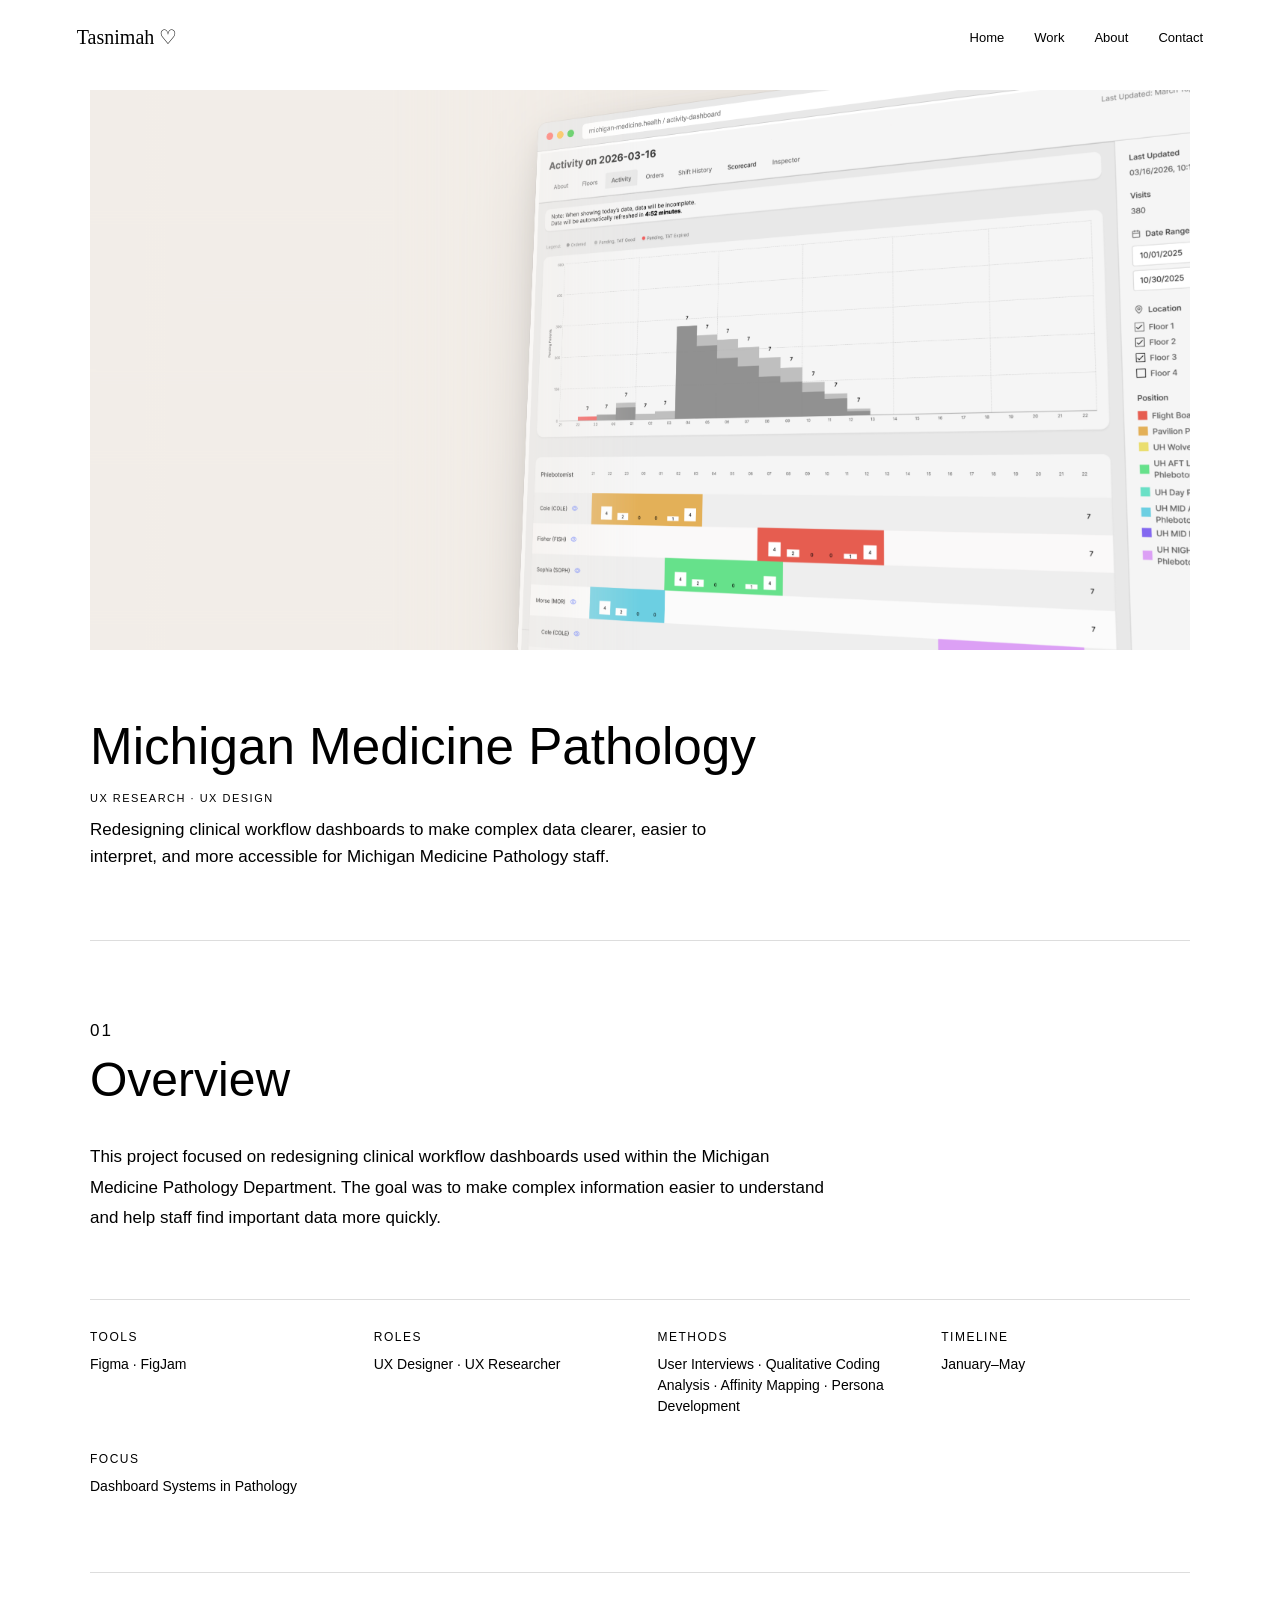
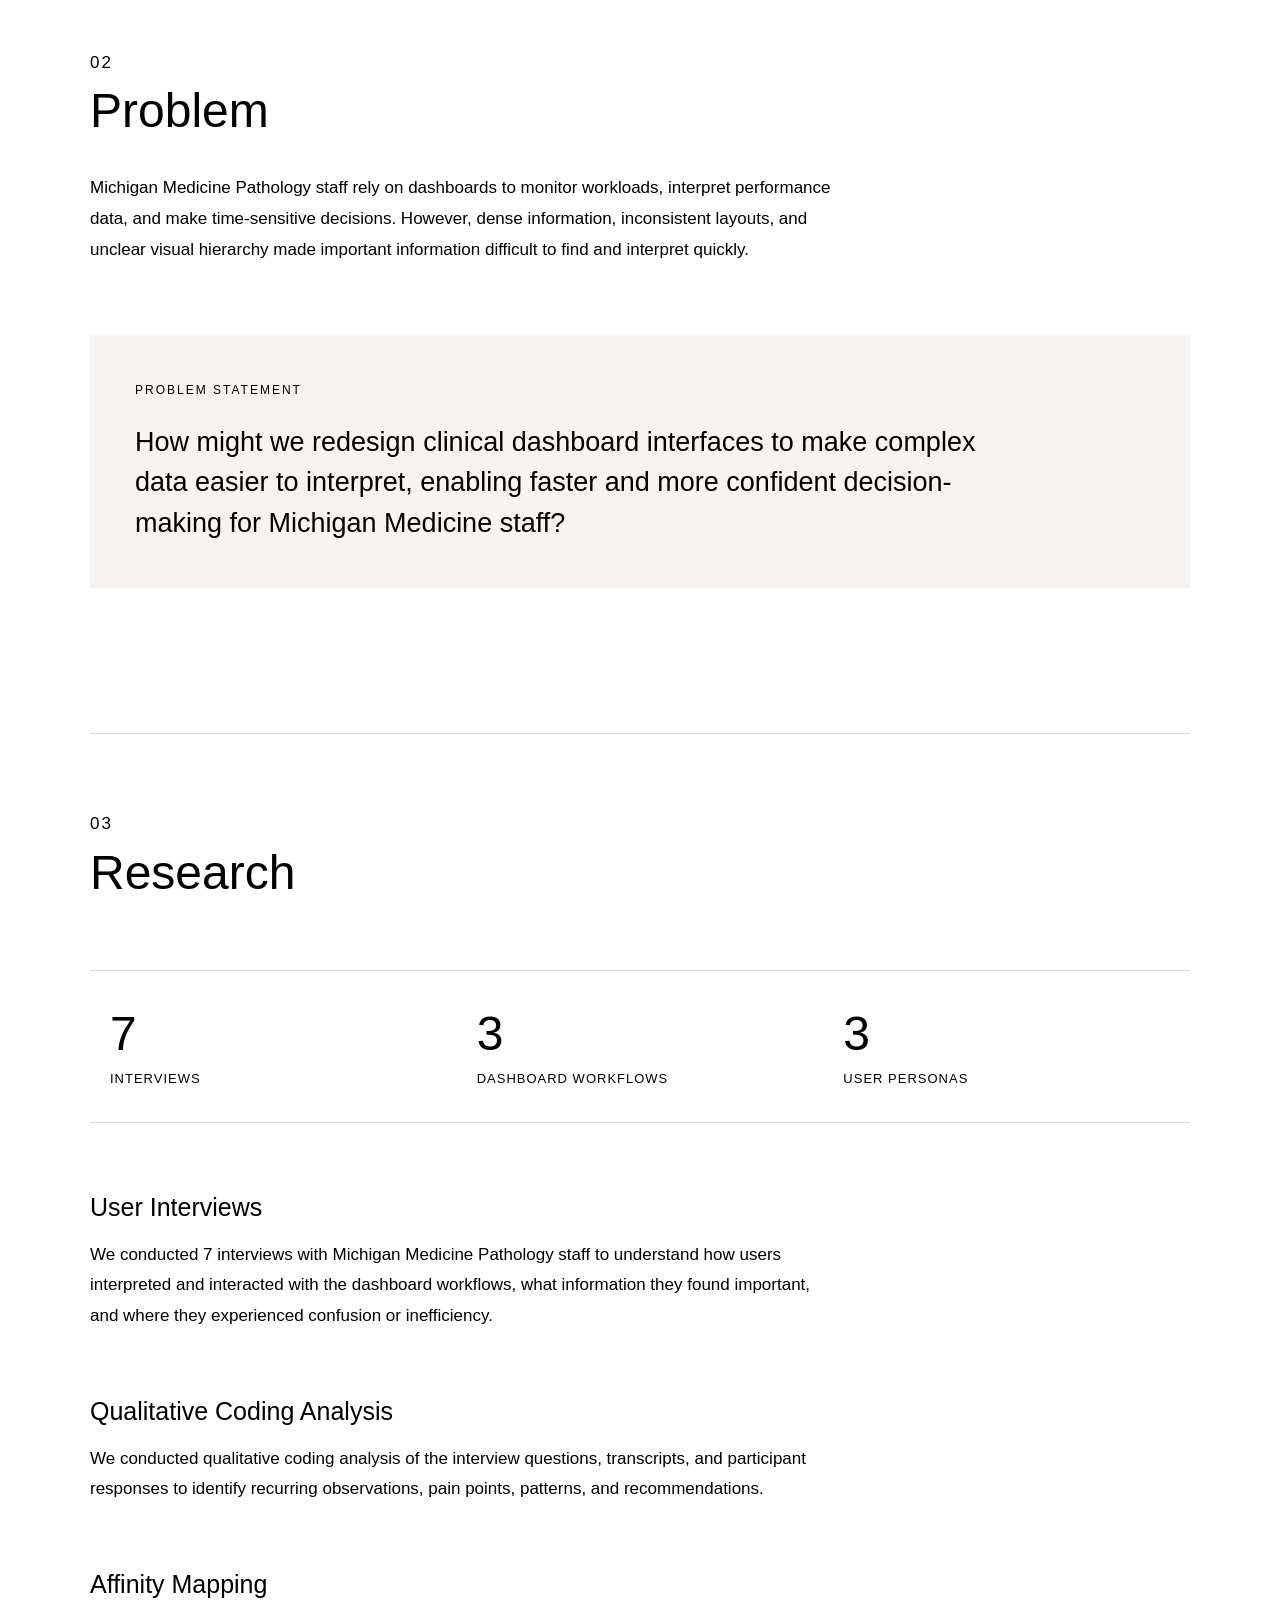
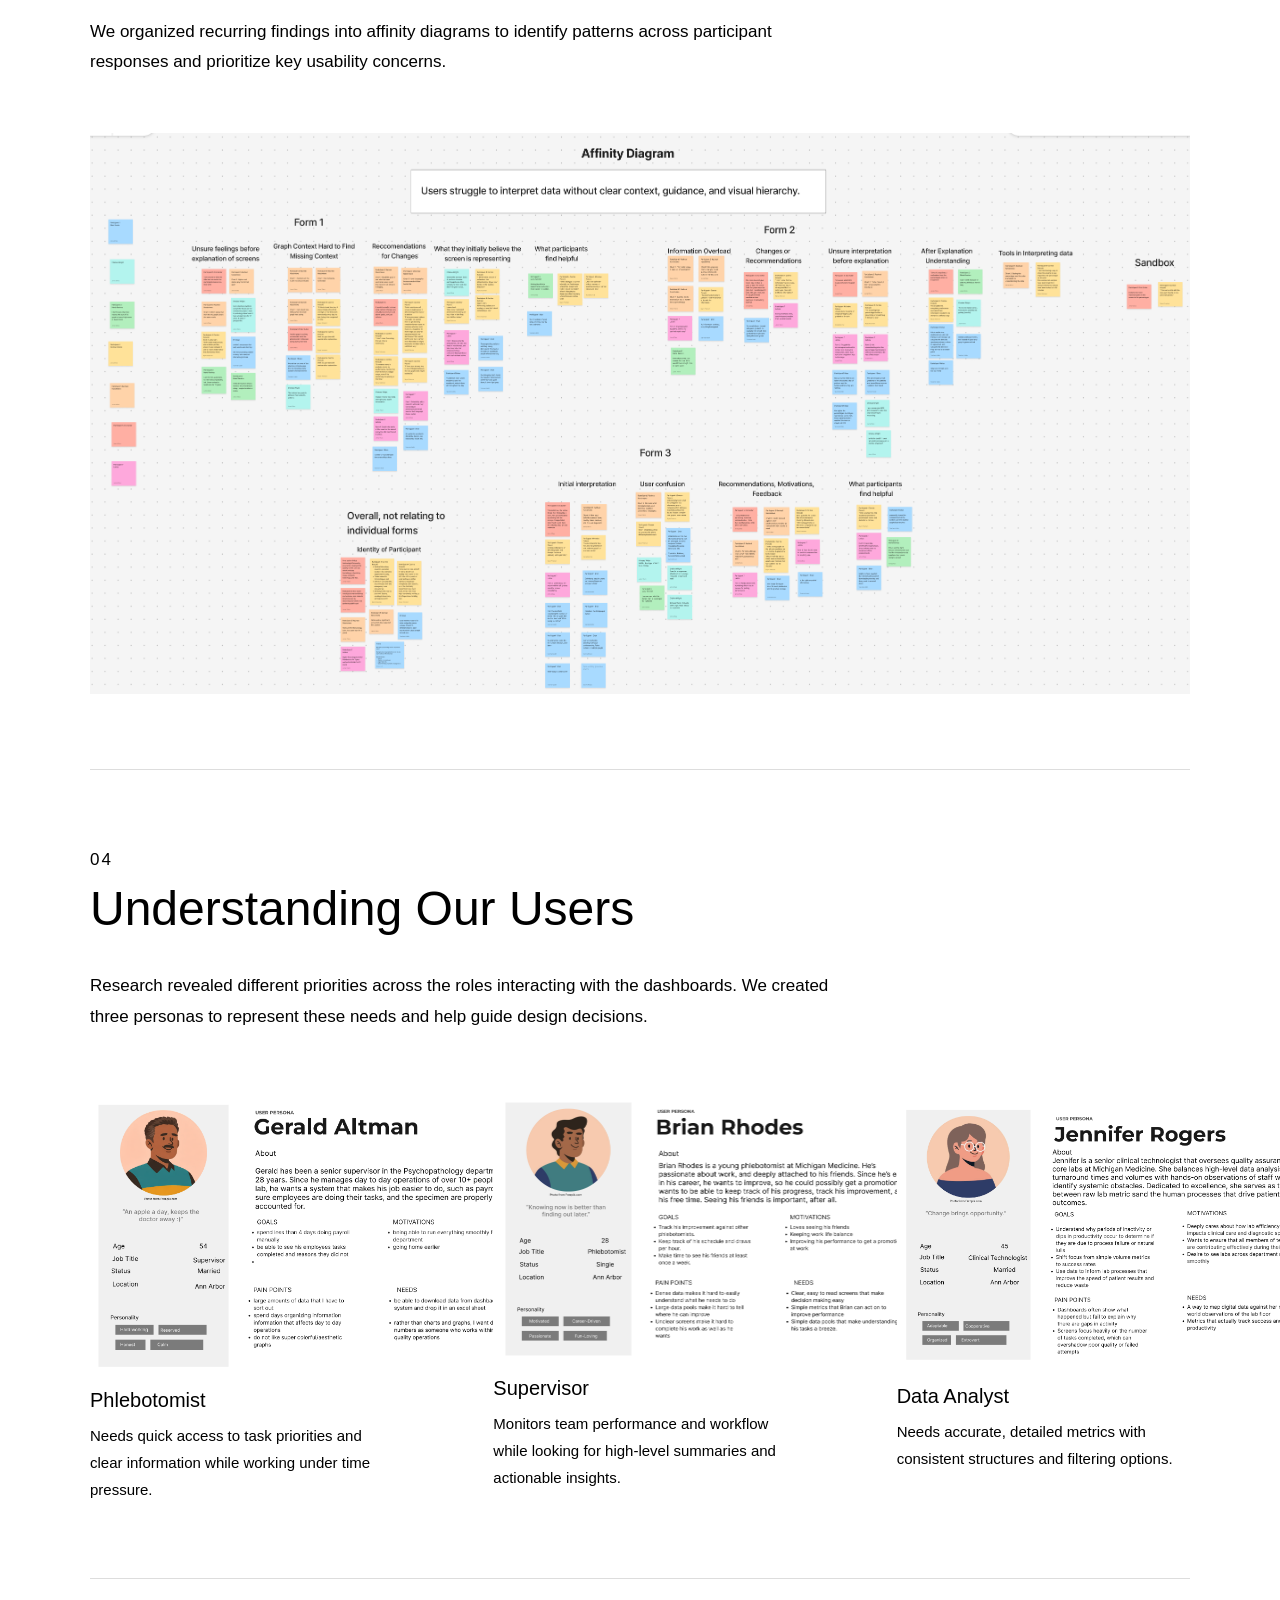
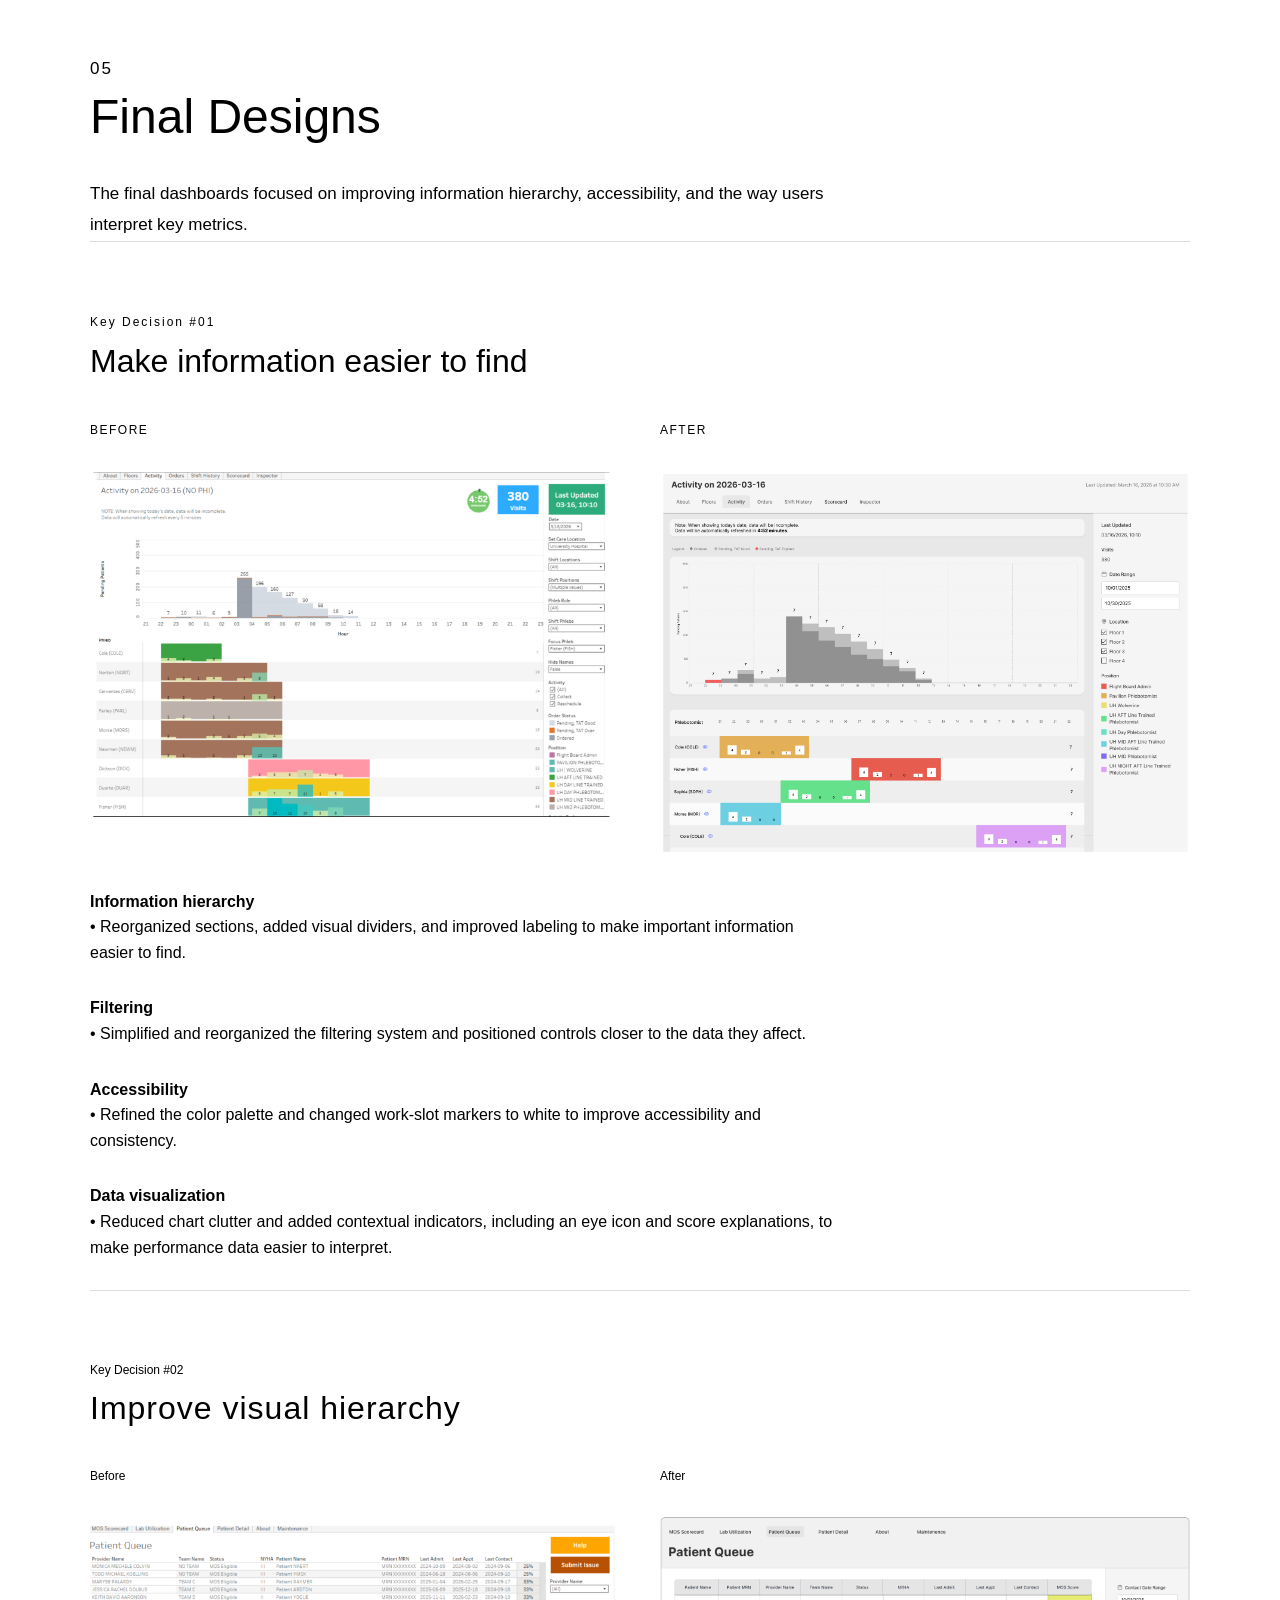
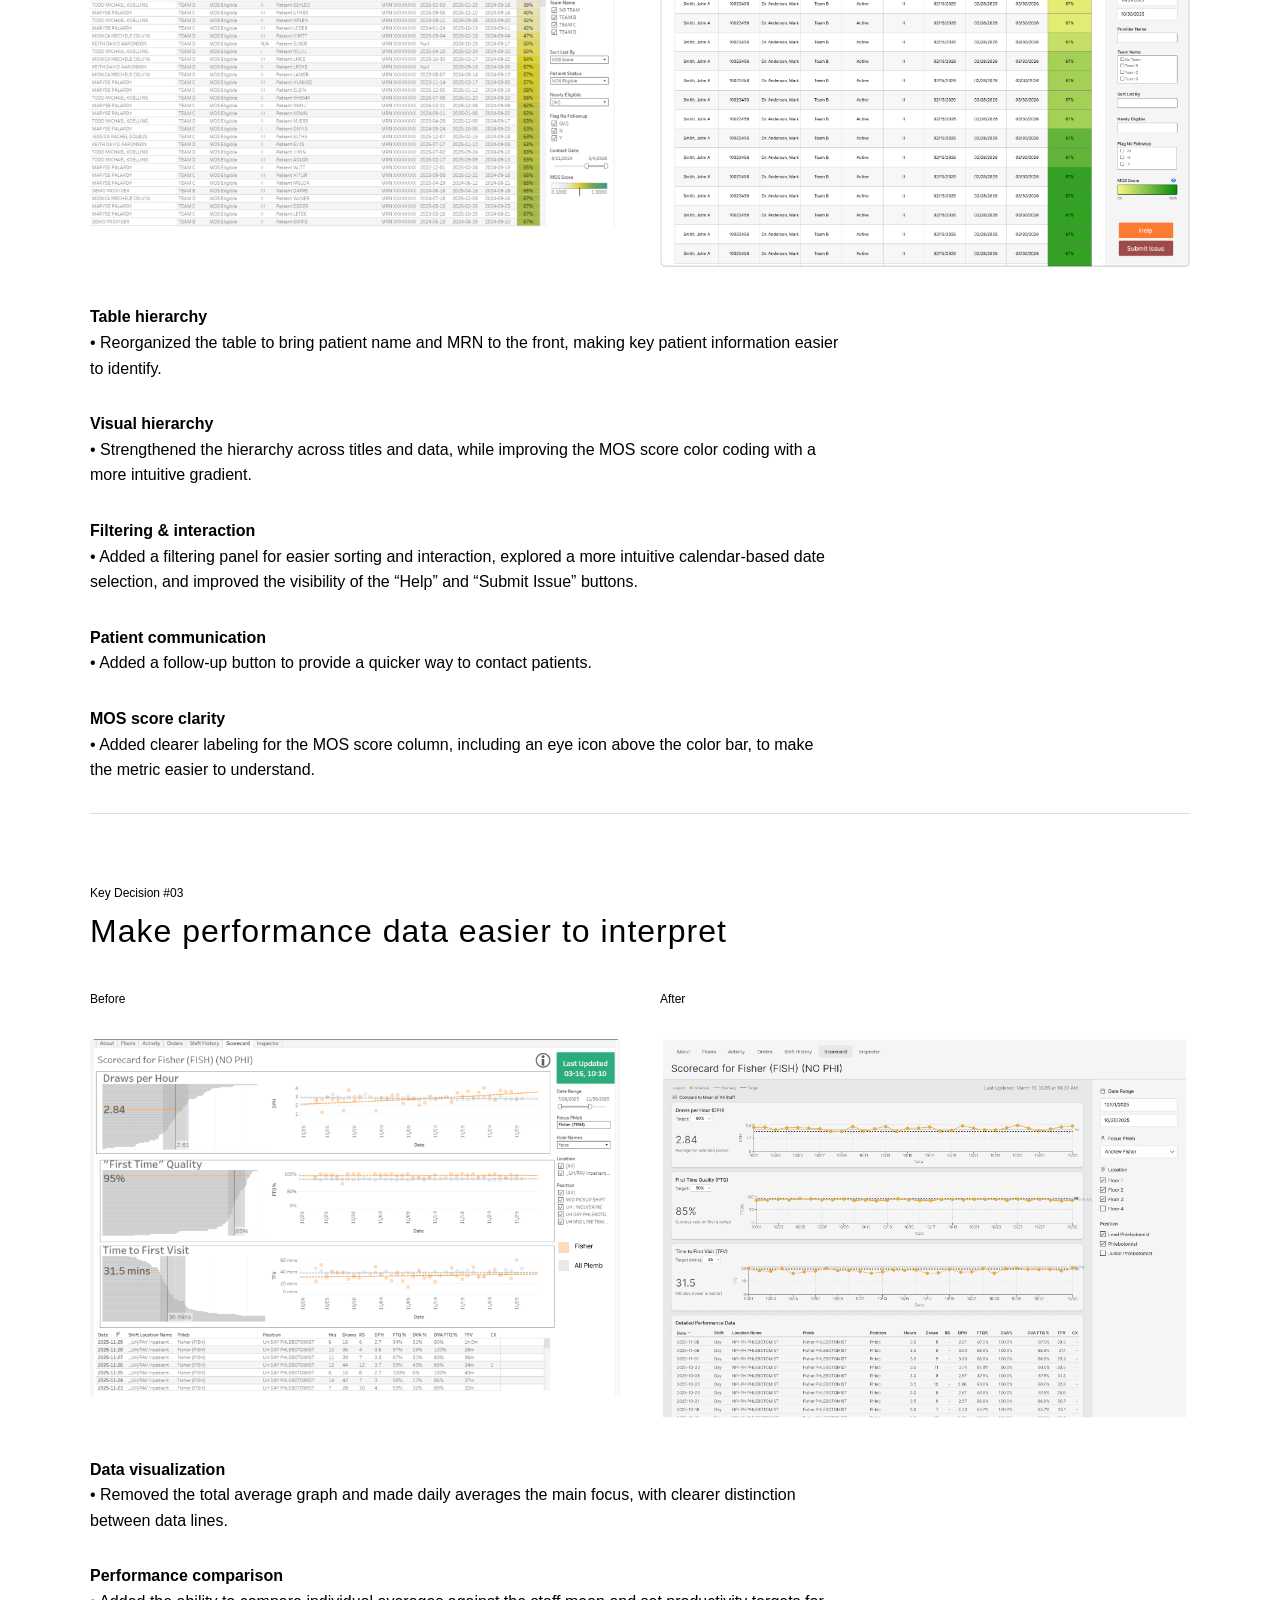
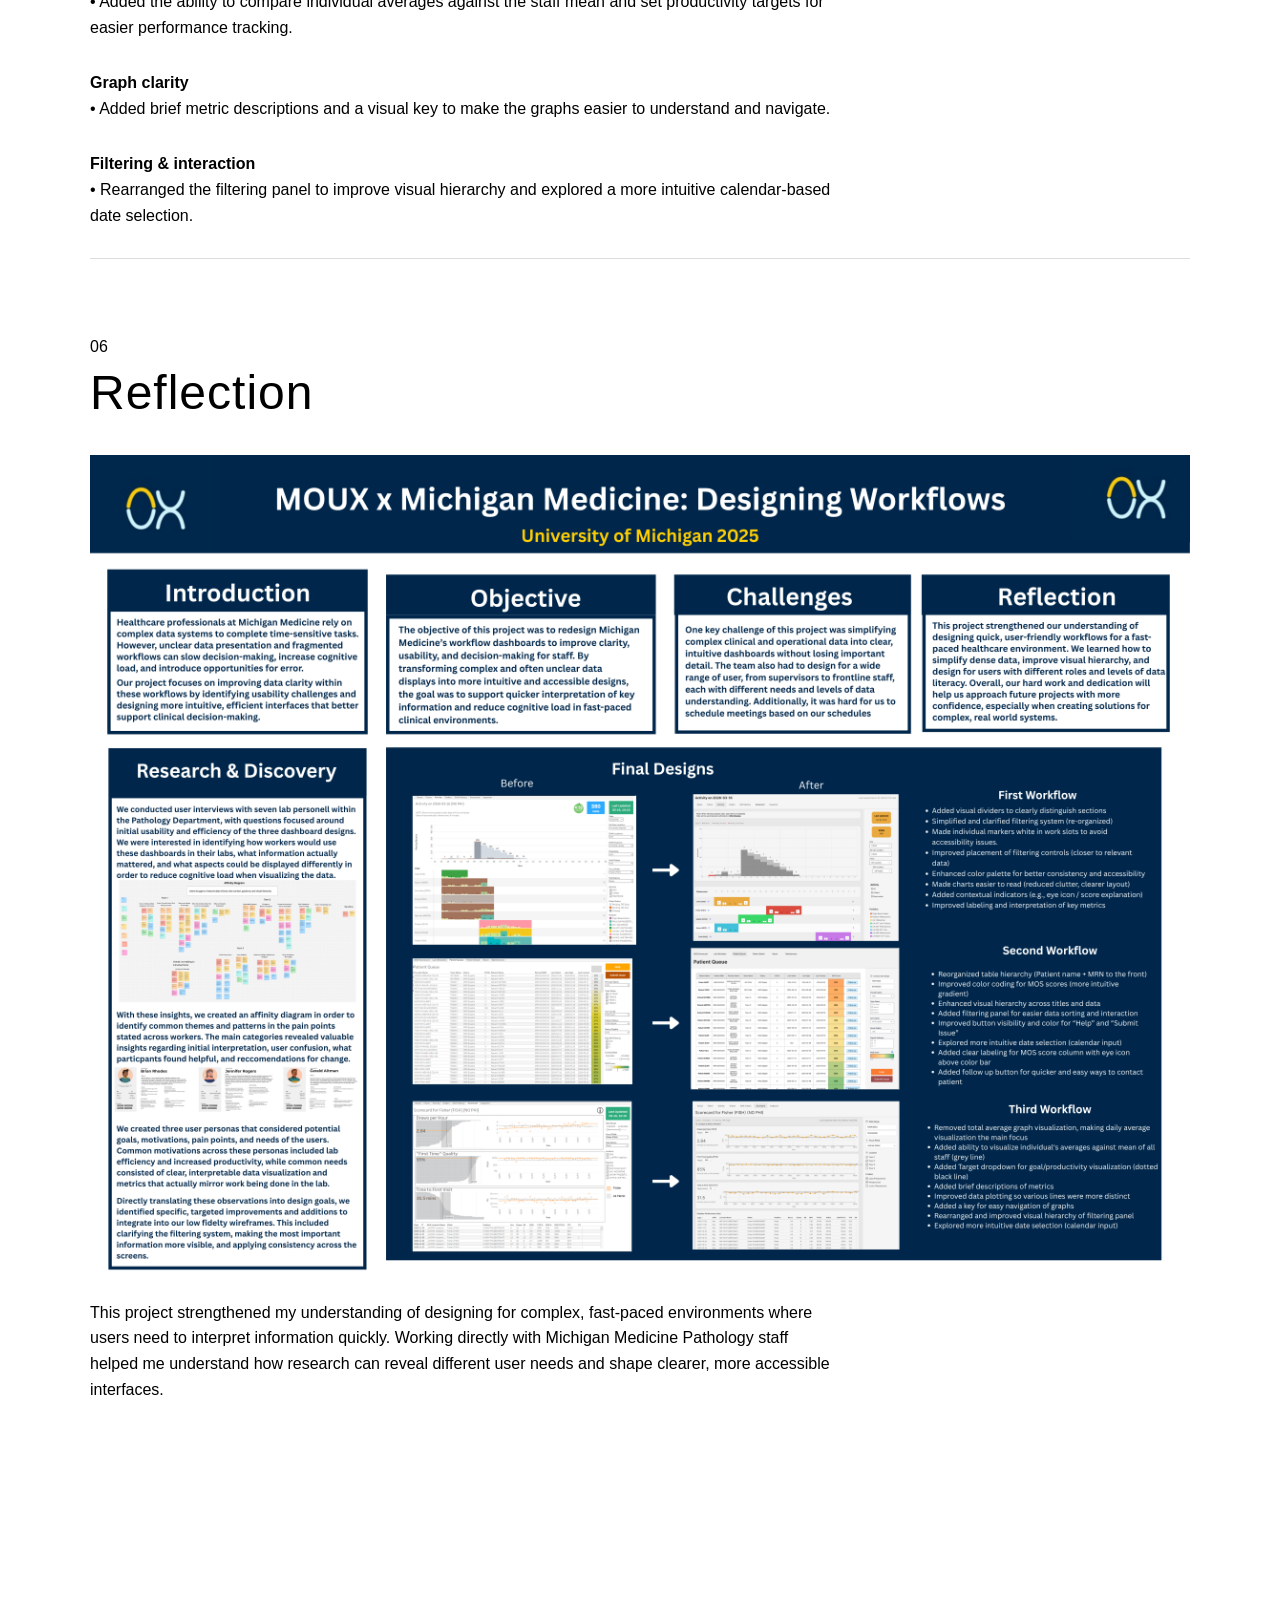
<file: moux.html>
<!DOCTYPE html>
<html lang="en">
<head>
    <meta charset="UTF-8">
    <meta name="viewport" content="width=device-width, initial-scale=1.0">
    <title>Michigan Medicine Pathology | Tasnimah Uddin</title>

    <link rel="stylesheet" href="css/style.css">
</head>



<body>

    <!-- Navigation -->
    <nav class="navbar">
        <div class="logo">Tasnimah ♡</div>

        <div class="nav-links">
            <a href="index.html">Home</a>
            <a href="index.html#work">Work</a>
            <a href="about.html">About</a>
            <a href="contactpage.html">Contact</a>
        </div>
    </nav>

    <main class="case-study">

        <!-- HERO IMAGE -->
        <div class="case-study-hero-image">
            <img
                src="images/coverphoto.png"
                alt="Michigan Medicine Pathology dashboard redesign"
            >
        </div>


        <!-- PROJECT TITLE -->
        <header class="case-study-header">
    <h1>Michigan Medicine Pathology</h1>
    <p class="project-label">UX Research · UX Design</p>
    <p class="project-subtitle">
        Redesigning clinical workflow dashboards to make complex data clearer,
        easier to interpret, and more accessible for Michigan Medicine Pathology staff.
    </p>
</header>


        <!-- 01 — OVERVIEW -->
        <section class="case-study-section">

            <p class="section-number">01</p>

            <h2>Overview</h2>

            <p>
                This project focused on redesigning clinical workflow
                dashboards used within the Michigan Medicine Pathology
                Department. The goal was to make complex information
                easier to understand and help staff find important
                data more quickly.
            </p>

            <div class="project-details">

                <div>
                    <h3>Tools</h3>
                    <p>Figma · FigJam</p>
                </div>

                 <div>
                    <h3>Roles</h3>
                    <p>UX Designer · UX Researcher<p>
                </div>


                <div>
                    <h3>Methods</h3>
                    <p>
                        User Interviews · Qualitative Coding Analysis ·
                        Affinity Mapping · Persona Development
                    </p>
                </div>

                <div>
                    <h3>Timeline</h3>
                    <p>January–May</p>
                </div>

                <div>
                    <h3>Focus</h3>
                    <p>Dashboard Systems in Pathology</p>
                </div>

            </div>

        </section>


        <!-- 02 — PROBLEM -->
        <section class="case-study-section">

            <p class="section-number">02</p>

            <h2>Problem</h2>

            <p>
                Michigan Medicine Pathology staff rely on dashboards
                to monitor workloads, interpret performance data, and
                make time-sensitive decisions. However, dense
                information, inconsistent layouts, and unclear visual
                hierarchy made important information difficult to find
                and interpret quickly.
            </p>

            <div class="problem-statement">

                <p>Problem Statement</p>

                <h3>
                    How might we redesign clinical dashboard interfaces
                    to make complex data easier to interpret, enabling
                    faster and more confident decision-making for
                    Michigan Medicine staff?
                </h3>

            </div>

        </section>


        <!-- 03 — RESEARCH -->
        <section class="case-study-section">

            <p class="section-number">03</p>

            <h2>Research</h2>

            <div class="research-stats">

                <div>
                    <strong>7</strong>
                    <span>Interviews</span>
                </div>

                <div>
                    <strong>3</strong>
                    <span>Dashboard Workflows</span>
                </div>

                <div>
                    <strong>3</strong>
                    <span>User Personas</span>
                </div>

            </div>


            <!-- USER INTERVIEWS -->
            <div class="research-subsection">

                <h3>User Interviews</h3>

                <p>
                    We conducted 7 interviews with Michigan Medicine
                    Pathology staff to understand how users interpreted
                    and interacted with the dashboard workflows, what
                    information they found important, and where they
                    experienced confusion or inefficiency.
                </p>

            </div>


            <!-- QUALITATIVE CODING -->
            <div class="research-subsection">

                <h3>Qualitative Coding Analysis</h3>

                <p>
                    We conducted qualitative coding analysis of the
                    interview questions, transcripts, and participant
                    responses to identify recurring observations,
                    pain points, patterns, and recommendations.
                </p>

            </div>


            <!-- AFFINITY MAPPING -->
            <div class="research-subsection">

                <h3>Affinity Mapping</h3>

                <p>
                    We organized recurring findings into affinity
                    diagrams to identify patterns across participant
                    responses and prioritize key usability concerns.
                </p>

                <div class="research-image large">

                    <img
                        src="images/Screenshot 2026-09-09 at 3.36.06 PM.png"
                        alt="Affinity diagrams from Michigan Medicine Pathology interviews"
                    >

                </div>

            </div>

        </section>


        <!-- 04 — UNDERSTANDING OUR USERS -->
        <section class="case-study-section">

            <p class="section-number">04</p>

            <h2>Understanding Our Users</h2>

            <p>
                Research revealed different priorities across the roles
                interacting with the dashboards. We created three
                personas to represent these needs and help guide
                design decisions.
            </p>

            <div class="personas">

                <!-- PERSONA 1 -->
                <div class="persona">

                    <div class="persona-image">

                        <img
                            src="images/persona1.png"
                            alt="Phlebotomist persona"
                        >

                    </div>

                    <h3>Phlebotomist</h3>

                    <p>
                        Needs quick access to task priorities and
                        clear information while working under
                        time pressure.
                    </p>

                </div>


                <!-- PERSONA 2 -->
                <div class="persona">

                    <div class="persona-image">

                        <img
                            src="images/persona2.png"
                            alt="Supervisor persona"
                        >

                    </div>

                    <h3>Supervisor</h3>

                    <p>
                        Monitors team performance and workflow while
                        looking for high-level summaries and
                        actionable insights.
                    </p>

                </div>


                <!-- PERSONA 3 -->
                <div class="persona">

                    <div class="persona-image">

                        <img
                            src="images/persona3.png"
                            alt="Data analyst persona"
                        >

                    </div>

                    <h3>Data Analyst</h3>

                    <p>
                        Needs accurate, detailed metrics with
                        consistent structures and filtering options.
                    </p>

                </div>

            </div>

        </section>


        <!-- 05 — FINAL DESIGNS -->
        <section class="case-study-section">

            <p class="section-number">05</p>

            <h2>Final Designs</h2>

            <p>
                The final dashboards focused on improving information
                hierarchy, accessibility, and the way users interpret
                key metrics.
            </p>


            <!-- DESIGN 01 -->
            <div class="workflow">

                <p class="workflow-label">
                    Key Decision #01
                </p>

                <h3>
                    Make information easier to find
                </h3>

                <div class="before-after">

                    <div class="before-after-item">

                        <p class="image-label">Before</p>

                        <div class="workflow-image">

                            <img
                                src="images/oldform1.png"
                                alt="Original Michigan Medicine Pathology dashboard"
                            >

                        </div>

                    </div>


                    <div class="before-after-item">

                        <p class="image-label">After</p>

                        <div class="workflow-image">

                            <img
                                src="images/newform1.png"
                                alt="Redesigned Michigan Medicine Pathology dashboard"
                            >

                        </div>

                    </div>

                </div>


                <div class="design-focus">

                     

                  <div class="design-focus">

     

    <div class="design-change">
        <p><b>Information hierarchy</b></p>
        <p>• Reorganized sections, added visual dividers, and improved labeling to make important information easier to find.</p>
    </div>

    <div class="design-change">
        <p><b>Filtering</b></p>
        <p>• Simplified and reorganized the filtering system and positioned controls closer to the data they affect.</p>
    </div>

    <div class="design-change">
        <p><b>Accessibility</b></p>
        <p>• Refined the color palette and changed work-slot markers to white to improve accessibility and consistency.</p>
    </div>

    <div class="design-change">
        <p><b>Data visualization</b></p>
        <p>• Reduced chart clutter and added contextual indicators, including an eye icon and score explanations, to make performance data easier to interpret.</p>
    </div>

</div>


            <!-- DESIGN 02 -->
            <div class="workflow">

                <p class="workflow-label">
                    Key Decision #02
                </p>

                <h3>
                    Improve visual hierarchy
                </h3>

                <div class="before-after">

                    <div class="before-after-item">

                        <p class="image-label">Before</p>

                        <div class="workflow-image">

                            <img
                                src="images/oldform2.png"
                                alt="Original Michigan Medicine Pathology dashboard"
                            >

                        </div>

                    </div>


                    <div class="before-after-item">

                        <p class="image-label">After</p>

                        <div class="workflow-image">

                            <img
                                src="images/newform2.png"
                                alt="Redesigned Michigan Medicine Pathology dashboard"
                            >

                        </div>

                    </div>

                </div>


                <div class="design-focus">

                    

                    <div class="design-focus">

    

    <div class="design-change">
        <p><b>Table hierarchy</b></p>
        <p>• Reorganized the table to bring patient name and MRN to the front, making key patient information easier to identify.</p>
    </div>

    <div class="design-change">
        <p><b>Visual hierarchy</b></p>
        <p>• Strengthened the hierarchy across titles and data, while improving the MOS score color coding with a more intuitive gradient.</p>
    </div>

    <div class="design-change">
        <p><b>Filtering & interaction</b></p>
        <p>• Added a filtering panel for easier sorting and interaction, explored a more intuitive calendar-based date selection, and improved the visibility of the “Help” and “Submit Issue” buttons.</p>
    </div>

    <div class="design-change">
        <p><b>Patient communication</b></p>
        <p>• Added a follow-up button to provide a quicker way to contact patients.</p>
    </div>

    <div class="design-change">
        <p><b>MOS score clarity</b></p>
        <p>• Added clearer labeling for the MOS score column, including an eye icon above the color bar, to make the metric easier to understand.</p>
    </div>

</div>

            <!-- DESIGN 03 -->
            <div class="workflow">

                <p class="workflow-label">
                    Key Decision #03
                </p>

                <h3>
                    Make performance data easier to interpret
                </h3>

                <div class="before-after">

                    <div class="before-after-item">

                        <p class="image-label">Before</p>

                        <div class="workflow-image">

                            <img
                                src="images/oldform3.png"
                                alt="Original Michigan Medicine Pathology dashboard"
                            >

                        </div>

                    </div>


                    <div class="before-after-item">

                        <p class="image-label">After</p>

                        <div class="workflow-image">

                            <img
                                src="images/newform3.png"
                                alt="Redesigned Michigan Medicine Pathology dashboard"
                            >

                        </div>

                    </div>

                </div>


                <div class="design-focus">

                   <div class="design-focus">



<div class="design-change">
    <p><b>Data visualization</b></p>
    <p>• Removed the total average graph and made daily averages the main focus, with clearer distinction between data lines.</p>
</div>

<div class="design-change">
    <p><b>Performance comparison</b></p>
    <p>• Added the ability to compare individual averages against the staff mean and set productivity targets for easier performance tracking.</p>
</div>

<div class="design-change">
    <p><b>Graph clarity</b></p>
    <p>• Added brief metric descriptions and a visual key to make the graphs easier to understand and navigate.</p>
</div>

<div class="design-change">
    <p><b>Filtering & interaction</b></p>
    <p>• Rearranged the filtering panel to improve visual hierarchy and explored a more intuitive calendar-based date selection.</p>
</div>
 




            </div>


            


        <!-- 06 — REFLECTION -->
       <section class="case-study-section reflection">

    <p class="section-number">06</p>

    <h2>Reflection</h2>

    <div class="poster-image">
        <img src="images/Copy of Customized Recipe Finder.png"
             alt="Michigan Medicine Pathology symposium poster">
    </div>

    <p>
        This project strengthened my understanding of designing
        for complex, fast-paced environments where users need to
        interpret information quickly. Working directly with
        Michigan Medicine Pathology staff helped me understand
        how research can reveal different user needs and shape
        clearer, more accessible interfaces.
    </p>

</section>
</file>
<file: css/style.css>
/* =========================
   BASIC RESET
========================= */

* {
    box-sizing: border-box;
    margin: 0;
    padding: 0;
}

html {
    scroll-behavior: smooth;
}

body {
    background:white;
    color:black;
    font-family: Arial, Helvetica, sans-serif;
}

a {
    color: inherit;
}


/* =========================
   NAVIGATION
========================= */

.navbar {
    width: 100%;
    padding: 25px 6%;

    display: flex;
    justify-content: space-between;
    align-items: center;

    position: absolute;
    top: 0;
    left: 0;

    z-index: 10;
}

.logo {
    font-family: Georgia, serif;
    font-size: 20px;
}

.nav-links {
    display: flex;
    gap: 30px;
}

.nav-links a {
    text-decoration: none;
    font-size: 13px;
}

.nav-links a:hover {
    opacity: 0.5;
}


/* =========================
   SCRAPBOOK INTRO
========================= */

.scrapbook {
    min-height: 100vh;
    position: relative;

    padding: 120px 8% 70px;

    overflow: hidden;
}


/* Main introduction */

.intro-card {
    width: 500px;

    position: relative;
    z-index: 5;

    margin-left: 15%;
    margin-top: 80px;
}

.small-title {
    font-family: Georgia, serif;
    font-style: italic;

    font-size: 16px;
    margin-bottom: 20px;
}

.intro-card h1 {
    font-family: Georgia, serif;

    font-size: 76px;
    font-weight: normal;
    line-height: 0.95;

    margin-bottom: 25px;
}

.intro-card h1 span {
    font-style: italic;
}

.title-label {
    display: inline-block;

    padding: 7px 12px;

    border: 1px solid #302d2d;
    border-radius: 20px;

    font-size: 10px;
    letter-spacing: 1.5px;

    margin-bottom: 20px;
}

.intro-text {
    width: 380px;

    font-size: 15px;
    line-height: 1.7;

    margin-bottom: 25px;
}

.explore-button {
    text-decoration: none;

    font-size: 14px;

    border-bottom: 1px solid #302d2d;

    padding-bottom: 4px;
}


/* =========================
   SCRAPBOOK ELEMENTS
========================= */

.sticky-note {
    position: absolute;

    padding: 18px 22px;

    box-shadow: 3px 5px 12px rgba(0, 0, 0, 0.08);

    font-size: 13px;
}

.note-one {
    top: 22%;
    left: 7%;

    background: #9df3f9;
    transform: rotate(-5deg);
}

.note-one p {
    font-family: cursive;
    font-size: 22px;
}

.note-one span {
    font-size: 11px;
}

.music-widget {
    position: absolute;

    top: 18%;
    right: 9%;

    display: flex;
    align-items: center;
    gap: 12px;

    padding: 12px 18px;

    background: white;
    border: 1px solid #e4e0db;

    box-shadow: 3px 5px 15px rgba(0, 0, 0, 0.06);

    transform: rotate(3deg);
}

.music-icon {
    font-size: 25px;
}

.music-widget p {
    font-size: 10px;
    margin-bottom: 3px;
}

.music-widget strong {
    font-size: 12px;
}


/* Polaroids */

.polaroid {
    position: absolute;

    background: white;

    padding: 12px 12px 25px;

    box-shadow: 4px 6px 18px rgba(0, 0, 0, 0.1);

    text-align: center;
}

.polaroid img {
    width: 100%;
    height: 180px;
    object-fit: cover;
    display: block;
}

.polaroid p {
    font-family: cursive;
    font-size: 13px;

    margin-top: 10px;
}

.polaroid-one {
    top: 20%;
    right: 22%;

    transform: rotate(6deg);
}

.polaroid-two {
    right: 7%;
    bottom: 16%;

    transform: rotate(-6deg);
}


/* Fun facts */

.fun-facts {
    right: 5%;
    bottom: 8%;

    background: #dac8f6;

    transform: rotate(4deg);
}

.fun-facts h3,
.interests h3 {
    font-family: Georgia, serif;
    margin-bottom: 12px;
}

.fun-facts p,
.interests p {
    font-size: 12px;
    margin-top: 7px;
}


/* Currently */

.interests {
    left: 5%;
    bottom: 8%;

    background: #fab2d3;

    transform: rotate(-4deg);
}


/* Flowers */

.flower {
    position: absolute;

    font-size: 45px;
}

.flower-one {
    top: 28%;
    left: 3%;
}

.flower-two {
    top: 38%;
    right: 3%;
}


/* =========================
   WORK SECTION
========================= */

.work-section {
    width: 86%;
    max-width: 1100px;

    margin: 0 auto;

    padding: 70px 0 120px;
}


/* Heading */

.section-heading {
    margin-bottom: 25px;
}

.section-heading p {
    font-family: Georgia, serif;
    font-style: italic;

    font-size: 16px;
    margin-bottom: 5px;
}

.section-heading h2 {
    font-family: Georgia, serif;

    font-size: 45px;
    font-weight: normal;
}


/* =========================
   DESIGN / RESEARCH BUTTONS
========================= */

.work-toggle {
    display: flex;
    gap: 8px;

    margin-bottom: 65px;
}

.toggle-button {
    padding: 8px 18px;

    border: 1px solid #302d2d;
    border-radius: 30px;

    background: transparent;

    font-size: 12px;

    cursor: pointer;

    transition: 0.2s ease;
}

.toggle-button.active {
    background: #302d2d;
    color: white;
}


/* =========================
   PROJECTS
========================= */

.projects {
    width: 100%;
}


/*
   ALL PROJECTS USE THIS
   SAME STYLE
*/

.portfolio-project {
    display: grid;

    grid-template-columns: 55% 40%;
    gap: 5%;
    

    align-items: center;

    margin-bottom: 40px;

    opacity: 0;
    transform: translateY(35px);

    transition:
        opacity 0.7s ease,
        transform 0.7s ease;
}


/* Scroll animation */

.portfolio-project.show {
    opacity: 1;
    transform: translateY(0);
}


/* =========================
   PROJECT IMAGE
========================= */

.project-image-area img {
    width: 85%;
    height: 85%;
    object-fit: contain;
    display: block;
    border-radius: 6%;
    
}

.project-image-placeholder {
    width: 85%;
    height: 80%;

    display: flex;
    align-items: center;
    justify-content: center;

    background: white;

    font-family: Georgia, serif;
    font-size: 22px;

    box-shadow: 0 5px 15px rgba(0, 0, 0, 0.08);
}

.project-card img {
    width: 100%;
    height: 280px;
    object-fit: contain;
    display: block;
}

/* =========================
   PROJECT INFORMATION
========================= */

.project-content {
    max-width: 390px;
}

.project-meta {
    display: flex;
    flex-wrap: wrap;
    gap: 6px;

    margin-bottom: 15px;
}

.project-meta span {
    padding: 5px 8px;

    border: 1px solid #555;
    border-radius: 20px;

    font-size: 9px;
    letter-spacing: 1px;
}

.project-content h3 {
    font-family: Georgia, serif;

    font-size: 34px;
    font-weight: normal;

    line-height: 1.1;

    margin-bottom: 14px;
}

.project-content p {
    font-size: 14px;
    line-height: 1.7;

    margin-bottom: 20px;
}

.view-project {
    font-size: 13px;

    text-decoration: none;

    border-bottom: 1px solid #302d2d;

    padding-bottom: 3px;
}




/* =========================
   HIDDEN PROJECTS
========================= */

.hidden {
    display: none;
}


/* =========================
   MOBILE
========================= */

@media (max-width: 768px) {

    .navbar {
        padding: 20px;
    }

    .nav-links {
        gap: 15px;
    }

    .nav-links a {
        font-size: 11px;
    }


    .scrapbook {
        padding: 110px 25px 70px;
    }

    .intro-card {
        width: 100%;
        margin: 80px 0 0;
    }

    .intro-card h1 {
        font-size: 55px;
    }

    .intro-text {
        width: 100%;
    }


    .music-widget,
    .note-one,
    .fun-facts,
    .interests,
    .polaroid,
    .flower {
        display: none;
    }


    .work-section {
        width: 90%;
        padding-top: 50px;
    }

    .section-heading h2 {
        font-size: 38px;
    }


    .portfolio-project {
        grid-template-columns: 1fr;
        gap: 25px;

        margin-bottom: 80px;
    }

    .project-image-area {
        height: 280px;
    }

    .project-content {
        max-width: 100%;
    }

    .project-content h3 {
        font-size: 29px;
    }

}

/* =====================================================
   MOUX CASE STUDY
   ===================================================== */

/* ---------- Case Study ---------- */

.case-study {
    max-width: 1000px;
    margin: 0 auto;
    padding: 30px 35px 80px;
}

/* ---------- Hero ---------- */

.case-study-hero-image {
    width: 100%;
    margin-bottom: 35px;
}

.case-study-hero-image img {
    width: 100%;
    height: auto;
    display: block;
}

/* ---------- Project Header ---------- */

.case-study-header {
    padding: 0 0 50px;
}

.project-label {
    font-size: 11px;
    letter-spacing: 1.5px;
    text-transform: uppercase;
    margin-bottom: 12px;
}

.case-study-header h1 {
    font-size: clamp(42px, 4vw, 62px);
    line-height: 1.05;
    font-weight: 500;
    margin: 0 0 18px;
    max-width: 750px;
}

.project-subtitle {
    font-size: 17px;
    line-height: 1.6;
    max-width: 650px;
    margin: 0;
}

/* ---------- Images ---------- */

.case-study-hero-image,
.research-image,
.persona-image,
.workflow-image {
    background: #f3f1ee;
    display: flex;
    align-items: center;
    justify-content: center;
    overflow: hidden;
}

.case-study-hero-image {
    width: 100%;
    min-height: 550px;
    margin-top: 40px;
}

.case-study-hero-image img,
.research-image img,
.persona-image img,
.workflow-image img {
    width: 100%;
    height: auto;
    display: block;
}

/* ---------- Sections ---------- */

.case-study-section {
    padding: 120px 0;
    border-top: 1px solid #ddd;
}

.case-study-section > h2 {
    font-size: 48px;
    font-weight: 500;
    margin: 10px 0 50px;
}

.section-number {
    font-size: 13px;
    letter-spacing: 2px;
    margin: 0;
}

.case-study-section h3 {
    font-size: 25px;
    font-weight: 500;
    margin-top: 50px;
    margin-bottom: 18px;
}

.case-study-section p {
    font-size: 17px;
    line-height: 1.8;
    max-width: 750px;
}

/* ---------- Tags / Bubbles ---------- */

.project-tags {
    display: flex;
    flex-wrap: wrap;
    gap: 10px;
    margin: 30px 0 45px;
}

.project-tags span {
    border: 1px solid #222;
    border-radius: 100px;
    padding: 9px 16px;
    font-size: 11px;
    letter-spacing: 1px;
}

/* ---------- Project Details ---------- */

.project-details {
    display: grid;
    grid-template-columns: repeat(2, 1fr);
    gap: 35px;
    margin-top: 70px;
    padding-top: 40px;
    border-top: 1px solid #ddd;
}

.project-details h3 {
    font-size: 12px;
    letter-spacing: 1.5px;
    text-transform: uppercase;
    margin: 0 0 10px;
}

.project-details p {
    font-size: 15px;
    margin: 0;
}

/* ---------- Problem Statement ---------- */

.problem-statement {
    margin: 70px 0;
    padding: 45px;
    background: #f6f3f0;
}

.problem-statement p {
    font-size: 12px;
    text-transform: uppercase;
    letter-spacing: 2px;
    margin: 0 0 20px;
}

.problem-statement h3 {
    font-size: 27px;
    line-height: 1.5;
    margin: 0;
    max-width: 850px;
}

/* ---------- Lists ---------- */

.case-study-section ul {
    max-width: 700px;
    padding-left: 22px;
}

.case-study-section li {
    margin-bottom: 12px;
    line-height: 1.6;
}

/* ---------- Research Stats ---------- */

.research-stats {
    display: grid;
    grid-template-columns: repeat(3, 1fr);
    border-top: 1px solid #ddd;
    border-bottom: 1px solid #ddd;
    margin: 70px 0;
}

.research-stats div {
    padding: 35px 20px;
}

.research-stats strong {
    display: block;
    font-size: 48px;
    font-weight: 500;
    margin-bottom: 8px;
}

.research-stats span {
    font-size: 13px;
    text-transform: uppercase;
    letter-spacing: 1px;
}

/* ---------- Research Subsections ---------- */

.research-subsection {
    margin-top: 100px;
}

.research-subsection h3 {
    margin-top: 0;
}

.research-image {
    width: 120%;
    min-height: 400px;
    margin: 40px 0 70px;
}

.research-image.large {
   .research-image.large {
    width: 100%;
    height: auto;
}
}

.research-image p,
.persona-image p,
.workflow-image p {
    color: #777;
    font-size: 13px;
}

/* ---------- Findings ---------- */

.research-findings {
    margin-top: 100px;
}

.finding {
    border-top: 1px solid #ddd;
    padding: 25px 0;
}

.finding h4 {
    font-size: 19px;
    margin: 0 0 8px;
}

.finding p {
    margin: 0;
}

/* ---------- Personas ---------- */

.personas {
    display: grid;
    grid-template-columns: repeat(3, 1fr);
    gap: 110px;
    margin-top: 60px;
}
.persona-image {
    width: 150%;
    margin-bottom: 18px;
    background: #f3f1ee;
    overflow: hidden;
}

.persona-image img {
    width: 100%;
    height: auto;
    display: block;
}

.persona h3 {
    margin: 0 0 10px;
    font-size: 20px;
}

.persona p {
    font-size: 15px;
}

 

/* ---------- Final Designs ---------- */

.workflow {
    padding: 100px 0;
    border-top: 1px solid #ddd;
}

.workflow-label {
    font-size: 12px !important;
    letter-spacing: 2px;
   
    margin-bottom: 10px !important;
}

.workflow h3 {
    font-size: 32px;
    margin: 0 0 40px;
}

.workflow-image {
    min-height: 600px;
    margin-bottom: 50px;
}

.workflow h4 {
    font-size: 13px;
    
    letter-spacing: 1.5px;
    margin-bottom: 20px;
}

.design-focus {
    margin-top: 40px;
    font-size: 13px !important;
   
    letter-spacing: 1px;
}

.design-change {
    margin-bottom: 30px;
}

/* ---------- Reflection ---------- */
.reflection h2 {
    margin-bottom: 10px;
}

.reflection p {
    max-width: none;
    width: 100%;
    margin: 0;
}

.reflection .poster-image {
    width: 100%;
    margin: 0 0 20px;
}


/* =====================================================
   MOBILE
   ===================================================== */

@media (max-width: 700px) {

    .case-study {
        padding: 60px 20px;
    }

    .case-study-header {
        padding: 30px 0 70px;
    }

    .case-study-header h1 {
        font-size: 48px;
    }

    .case-study-section {
        padding: 80px 0;
    }

    .case-study-section > h2 {
        font-size: 38px;
    }

    .project-details {
        grid-template-columns: 1fr;
    }

    .research-stats {
        grid-template-columns: 1fr;
    }

    .personas {
        grid-template-columns: 1fr;
    }

    .insight-design {
        grid-template-columns: 1fr;
        gap: 15px;
    }

    .arrow {
        transform: rotate(90deg);
    }

    .workflow-image {
        min-height: 350px;
    }

}

/* =====================================================
   BEFORE / AFTER
   ===================================================== */

.before-after {
    display: grid;
    grid-template-columns: 1fr 1fr;
    gap: 40px;
    margin-top: 30px;
}

.before-after-item {
    min-width: 0;
}

.image-label {
    font-size: 12px !important;
    text-transform: uppercase;
    letter-spacing: 1.5px;
    margin: 0 0 12px !important;
}

.before-after .workflow-image {
    width: 100%;
    height: auto;
    min-height: 0;
    margin-bottom: 0;
    background: #f3f1ee;
    overflow: hidden;
}

.before-after .workflow-image img {
    width: 100%;
    height: auto;
    display: block;
    object-fit: contain;
}

.design-focus {
    margin-top: 35px;
}

.design-focus strong {
    display: block;
    font-family: Arial, sans-serif;
    font-size: 14px;
    font-weight: 600;
    text-transform: none;
    letter-spacing: normal;
    margin-bottom: 12px;
}

.design-focus p {
    font-family: Arial, sans-serif;
    font-size: 16px;
    font-weight: normal;
    text-transform: none;
    letter-spacing: normal;
    line-height: 1.6;
    margin: 0;
    max-width: 750px;
}

/* ---------- Cleaner Case Study Spacing ---------- */

.case-study {
    padding-top: 60px;
}

.case-study-header {
    padding: 35px 0 70px;
}

.case-study-section {
    padding: 75px 0;
}

.case-study-section > h2 {
    margin-top: 5px;
    margin-bottom: 35px;
}

.research-subsection {
    margin-top: 65px;
}

.workflow {
    padding: 70px 0;
}


/* ---------- Mobile ---------- */

@media (max-width: 700px) {

    .before-after {
        grid-template-columns: 1fr;
        gap: 40px;
    }

    .case-study {
        padding-top: 40px;
    }

    .case-study-header {
        padding: 25px 0 55px;
    }

    .case-study-section {
        padding: 60px 0;
    }

}


.poster-image {
    width: 100%;
    margin: 40px 0 0;
}

.poster-image img {
    width: 100%;
    height: auto;
    display: block;
}


/* =====================================================
   STELLANTIS IVI CASE STUDY
   Uses the same visual system as MOUX
   ===================================================== */


/* ---------- Project Information ---------- */

.project-info {
    display: grid;
    grid-template-columns: repeat(3, 1fr);
    gap: 35px;
    margin-top: 30px;
    padding: 40px 0;
    border-top: 1px solid #ddd;
    border-bottom: 1px solid #ddd;
}

.project-info p {
    margin: 0;
    font-size: 15px;
    line-height: 1.6;
}

.info-label {
    font-size: 11px !important;
    letter-spacing: 1.5px;
    text-transform: uppercase;
    margin-bottom: 8px !important;
}


/* ---------- Figma Presentation ---------- */

.presentation-embed {
    width: 110%;
    margin-left: -5%;
    margin-top: 40px;
    background: #f3f1ee;
    overflow: hidden;
}

.presentation-embed iframe {
    width: 100%;
    height: 700px;
    border: 0;
    display: block;
}

/* ---------- Findings ---------- */

.finding {
    border-top: 1px solid #ddd;
    padding: 25px 0;
}

.finding:last-child {
    border-bottom: 1px solid #ddd;
}

.finding h4 {
    font-size: 19px;
    font-weight: 500;
    margin: 0 0 8px;
}

.finding p {
    margin: 0;
}


/* ---------- Early Sketches ---------- */

.sketch-gallery {
    display: grid;
    grid-template-columns: repeat(2, 1fr);
    gap: 25px;
    margin: 40px 0 60px;
}

.sketch-gallery img {
    width: 100%;
    height: auto;
    display: block;
}




.research-images {
    display: grid;
    grid-template-columns: 1fr 1fr;
    gap: 25px;
    width: 100%;
    margin: 40px 0;
}

.research-images img {
    width: 100%;
    height: auto;
    display: block;
}


/* ---------- Final Design Sections ---------- */

.design-project {
    padding: 70px 0;
    border-top: 1px solid #ddd;
}

.design-project:first-child {
    padding-top: 10px;
    border-top: none;
}

.project-number {
    font-size: 12px !important;
    letter-spacing: 2px;
    text-transform: uppercase;
    margin: 0 0 12px !important;
}

.design-project h3 {
    font-size: 32px;
    font-weight: 500;
    margin: 0 0 18px;
}

.design-description {
    max-width: 700px;
    margin-bottom: 35px;
}

.design-project h4 {
    font-size: 12px;
    font-weight: 600;
    text-transform: uppercase;
    letter-spacing: 1.5px;
    margin: 35px 0 15px;
}


/* ---------- Carousel ---------- */

.design-carousel {
    position: relative;
    width: 100%;
    margin: 45px auto 0;
    display: flex;
    align-items: center;
    justify-content: center;
}

.carousel-image {
    width: 85%;
    background: #f3f1ee;
    overflow: hidden;
}

.carousel-image img {
    width: 100%;
    height: auto;
    display: block;
}


/* ---------- Carousel Arrows ---------- */

.carousel-arrow {
    position: absolute;
    top: 50%;
    transform: translateY(-50%);

    width: 42px;
    height: 42px;

    border: 1px solid #ddd;
    border-radius: 50%;

    background: white;

    font-size: 18px;
    cursor: pointer;

    display: flex;
    align-items: center;
    justify-content: center;

    z-index: 2;
}

.carousel-prev {
    left: 2%;
}

.carousel-next {
    right: 2%;
}

.carousel-arrow:hover {
    background: #f3f1ee;
}


/* ---------- Carousel Information ---------- */

.carousel-info {
    text-align: center;
    margin-top: 18px;
}

.carousel-info span {
    font-size: 11px;
    letter-spacing: 1.5px;
    text-transform: uppercase;
}

.carousel-info p {
    font-size: 14px !important;
    line-height: 1.5 !important;
    max-width: 600px !important;
    margin: 8px auto 0 !important;
}


/* ---------- Final Experience ---------- */

.final-design-image {
    width: 100%;
    margin: 40px 0 0;
    background: #f3f1ee;
    overflow: hidden;
}

.final-design-image img {
    width: 100%;
    height: auto;
    display: block;
}


/* ---------- Mobile ---------- */

@media (max-width: 700px) {

    .project-info {
        grid-template-columns: 1fr;
        gap: 25px;
    }

    .presentation-embed iframe {
        height: 500px;
    }

    .sketch-gallery {
        grid-template-columns: 1fr;
        gap: 20px;
    }

    .design-project {
        padding: 60px 0;
    }

    .design-project h3 {
        font-size: 28px;
    }

    .carousel-image {
        width: 88%;
    }

    .carousel-arrow {
        width: 36px;
        height: 36px;
        font-size: 16px;
    }

    .carousel-prev {
        left: 0;
    }

    .carousel-next {
        right: 0;
    }
}

/* =========================================
   FINAL INTERFACE CAROUSELS
   ========================================= */

 


.final-experience-card {
    width: 100%;
}

.final-experience-card h3 {
    font-size: 13px;
    letter-spacing: 1px;
    text-transform: uppercase;
    margin-bottom: 25px;
}

.final-experience-card .design-carousel {
    display: flex;
    align-items: center;
    gap: 15px;
    width: 100%;
}

.final-experience-card .carousel-image {
    flex: 1;
}

.final-experience-card .carousel-image img {
    width: 100%;
    height: auto;
    max-height: 600px;
    object-fit: contain;
    display: block;
}
/* ---------- Contact Page ---------- */

.contact-page {
    max-width: 900px;
    margin: 120px auto;
    padding: 0 40px;
}

.contact-page h1 {
    font-size: 56px;
    font-weight: 500;
    margin-bottom: 45px;
}

.contact-page p {
    font-size: 18px;
    line-height: 1.6;
    margin: 6px 0;
}

.contact-page p:nth-of-type(4) {
    margin-bottom: 55px;
}

.contact-page a {
    color: #222;
    text-decoration: none;
    border-bottom: 1px solid #222;
    transition: opacity 0.2s ease;
}

.contact-page a:hover {
    opacity: 0.5;
}

/* ---------- Contact Hero ---------- */

.contact-hero {
    width: 100%;
    margin-top: 30px;
}

.contact-hero img {
    width: 100%;
    height: 500px;
    object-fit: cover;
    display: block;
}

.contact-page {
    max-width: 900px;
    margin: 100px auto;
    padding: 50px;
    background: rgba(255, 255, 255, 0.88);
    border: 2px solid #222;
    box-shadow: 8px 8px 0 #222;
}

.contact-page h1 {
    font-size: 56px;
    margin-bottom: 40px;
    letter-spacing: -2px;
}

.contact-page p {
    font-size: 18px;
    line-height: 1.6;
}

.contact-page a {
    color: #222;
    text-decoration: none;
    border-bottom: 2px solid #222;
}

.contact-page a:hover {
    background: #222;
    color: white;
}

/* =====================================================
   MAIZETIX CASE STUDY
   ===================================================== */

.case-study {
    width: 90%;
    max-width: 1100px;
    margin: 0 auto;
    padding: 50px 0 100px;
}

/* ---------- Hero ---------- */

.case-hero-image {
    width: 100%;
    margin: 40px 0 100px;
}

.case-hero-image img {
    width: 100%;
    height: auto;
    display: block;
}

.case-hero {
    width: 100%;
    margin: 0 0 130px;
    text-align: left;
}

.case-hero .section-label {
    margin-bottom: 25px;
}

.case-hero h1 {
    font-size: 72px;
    font-weight: 500;
    line-height: 1.05;
    letter-spacing: -3px;
    margin: 0 0 30px;
}

.case-hero-intro {
    max-width: 720px;
    font-size: 20px;
    line-height: 1.65;
    margin: 0;
}

/* ---------- Sections ---------- */

.case-section {
    width: 100%;
    margin: 0 0 140px;
    padding: 0;
}

.section-label {
    font-size: 11px;
    letter-spacing: 1.8px;
    text-transform: uppercase;
    margin-bottom: 30px;
}

.section-content {
    width: 100%;
}

.section-content h2 {
    max-width: 760px;
    font-size: 40px;
    font-weight: 500;
    line-height: 1.2;
    letter-spacing: -1px;
    margin: 0 0 30px;
}

.section-content p {
    max-width: 720px;
    font-size: 17px;
    line-height: 1.75;
    margin: 0 0 24px;
}

/* ---------- Project Details ---------- */

.project-details {
    display: grid;
    grid-template-columns: repeat(4, 1fr);
    gap: 35px;
    margin-top: 65px;
    padding-top: 30px;
    border-top: 1px solid #ddd;
}

.project-details > div {
    margin: 0;
}

.project-details span {
    display: block;
    font-size: 10px;
    letter-spacing: 1.5px;
    text-transform: uppercase;
    margin-bottom: 10px;
}

.project-details p {
    font-size: 14px;
    line-height: 1.5;
    margin: 0;
}

/* ---------- Images ---------- */

.research-image {
    width: 100%;
    margin: 55px 0 0;
}

.research-image img {
    width: 100%;
    height: auto;
    display: block;
}

/* ---------- Current Experience ---------- */

.current-experience-images {
    display: grid;
    grid-template-columns: 1fr 1fr;
    gap: 30px;
    width: 115%;
    margin: 40px 0;
}

.current-experience-image img {
    width: 100%;
    height: auto;
    display: block;
}

/* ---------- Insight Cards ---------- */

.insight-grid {
    display: grid;
    grid-template-columns: 1fr 1fr;
    gap: 25px;
    margin-top: 55px;
}

.insight-card {
    padding: 30px;
    background: #f4f2ef;
}

.insight-card span {
    font-size: 10px;
    letter-spacing: 1.5px;
    text-transform: uppercase;
}

.insight-card h3 {
    font-size: 19px;
    font-weight: 500;
    margin: 15px 0 10px;
}

.insight-card p {
    font-size: 15px;
    line-height: 1.6;
    margin: 0;
}

/* ---------- Competitive Analysis ---------- */

.competitive-grid {
    display: grid;
    grid-template-columns: 1fr 1fr;
    gap: 30px;
    margin-top: 55px;
}

.competitive-grid .research-image {
    margin: 0;
}

/* ---------- Process ---------- */

.process-flow {
    display: flex;
    align-items: center;
    justify-content: space-between;
    gap: 20px;
    margin-top: 60px;
    padding: 30px 0;
    border-top: 1px solid #ddd;
    border-bottom: 1px solid #ddd;
}

.process-step {
    text-align: center;
}

.process-step span {
    font-size: 11px;
    letter-spacing: 1px;
}

.process-step h3 {
    font-size: 15px;
    font-weight: 500;
    margin: 10px 0 0;
}

.process-arrow {
    font-size: 18px;
}

/* ---------- User Flow ---------- */

.user-flow {
    display: flex;
    align-items: center;
    justify-content: space-between;
    gap: 15px;
    margin: 55px 0;
    padding: 30px;
    background: #f4f2ef;
}

.user-flow-step {
    font-size: 14px;
    text-align: center;
}

.user-flow-arrow {
    font-size: 18px;
}

/* ---------- User Flow Image ---------- */

.workflow-image {
    width: 65%;
    margin: 30px auto;
}

.workflow-image img {
    width: 100%;
    height: auto;
    display: block;
}

/* ---------- Components Image ---------- */

.components-image {
    width: 65%;
    margin: 30px auto;
}

.components-image img {
    width: 100%;
    height: auto;
    display: block;
    border-radius: 18px;
}

/* ---------- Design Frames ---------- */

.design-frame {
    display: grid;
    grid-template-columns: 32% 68%;
    gap: 55px;
    align-items: center;
    margin: 80px 0;
}

.design-frame.reverse {
    grid-template-columns: 68% 32%;
}

.design-frame.reverse .design-frame-text {
    order: 2;
}

.design-frame.reverse .design-frame-image {
    order: 1;
}

.design-frame-text h2 {
    font-size: 32px;
    font-weight: 500;
    line-height: 1.2;
    margin: 0 0 20px;
}

.design-frame-text p {
    font-size: 16px;
    line-height: 1.7;
    margin: 0;
}

.design-frame-image img {
    width: 100%;
    height: auto;
    display: block;
}

/* ---------- Final Experience ---------- */

.final-experience-card {
    width: 100%;
    margin-top: 70px;
}

.final-experience-card h3 {
    font-size: 13px;
    font-weight: 500;
    letter-spacing: 1.5px;
    text-transform: uppercase;
    margin-bottom: 25px;
}

.final-screens {
    display: grid;
    grid-template-columns: repeat(3, 1fr);
    gap: 30px;
    width: 100%;
    align-items: start;
}

.final-screens img {
    width: 100%;
    height: auto;
    display: block;
    border-radius: 22px;
}

/* ---------- Reflection ---------- */

.reflection {
    margin-bottom: 80px;
}

.reflection h3 {
    font-size: 22px;
    font-weight: 500;
    margin-top: 55px;
    margin-bottom: 20px;
}

.reflection ul {
    max-width: 720px;
    padding-left: 20px;
    line-height: 1.8;
}

/* ---------- Mobile ---------- */

@media (max-width: 700px) {

    .case-study {
        width: 88%;
        padding: 35px 0 70px;
    }

    .case-hero-image {
        margin: 25px 0 70px;
    }

    .case-hero {
        margin-bottom: 90px;
    }

    .case-hero h1 {
        font-size: 52px;
        letter-spacing: -2px;
        margin-bottom: 25px;
    }

    .case-hero-intro {
        font-size: 18px;
    }

    .case-section {
        margin-bottom: 100px;
    }

    .section-content h2 {
        font-size: 32px;
    }

    .project-details {
        grid-template-columns: 1fr 1fr;
        gap: 30px 20px;
    }

    .insight-grid,
    .competitive-grid {
        grid-template-columns: 1fr;
    }

    .process-flow,
    .user-flow {
        flex-direction: column;
    }

    .current-experience-images {
        grid-template-columns: 1fr;
        width: 100%;
    }

    .workflow-image,
    .components-image {
        width: 100%;
    }

    .design-frame,
    .design-frame.reverse {
        grid-template-columns: 1fr;
        gap: 35px;
    }

    .design-frame.reverse .design-frame-text,
    .design-frame.reverse .design-frame-image {
        order: initial;
    }

    .final-screens {
        grid-template-columns: 1fr;
        gap: 25px;
    }
}

.swot-image {
    width: 70%;
    margin: 40px auto 0;
}

.swot-image img {
    width: 100%;
    height: auto;
    display: block;
}
</file>
